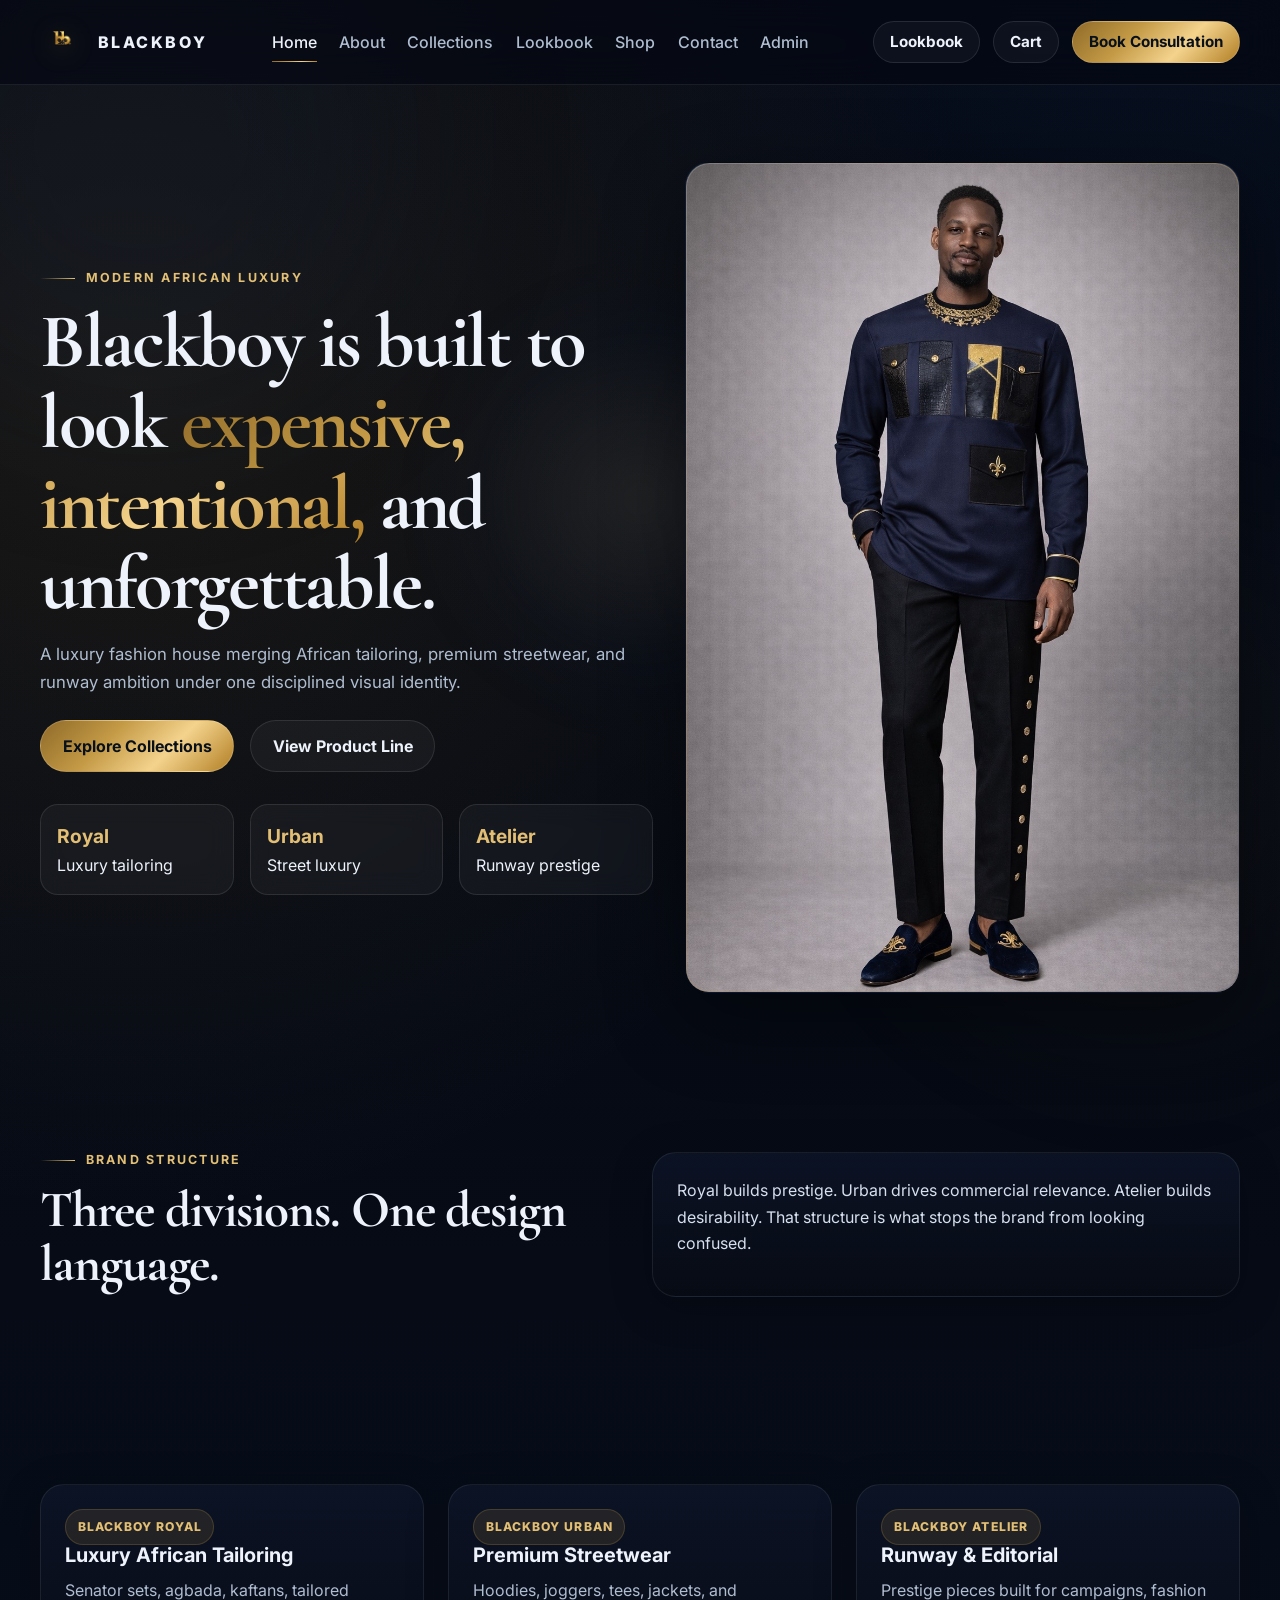
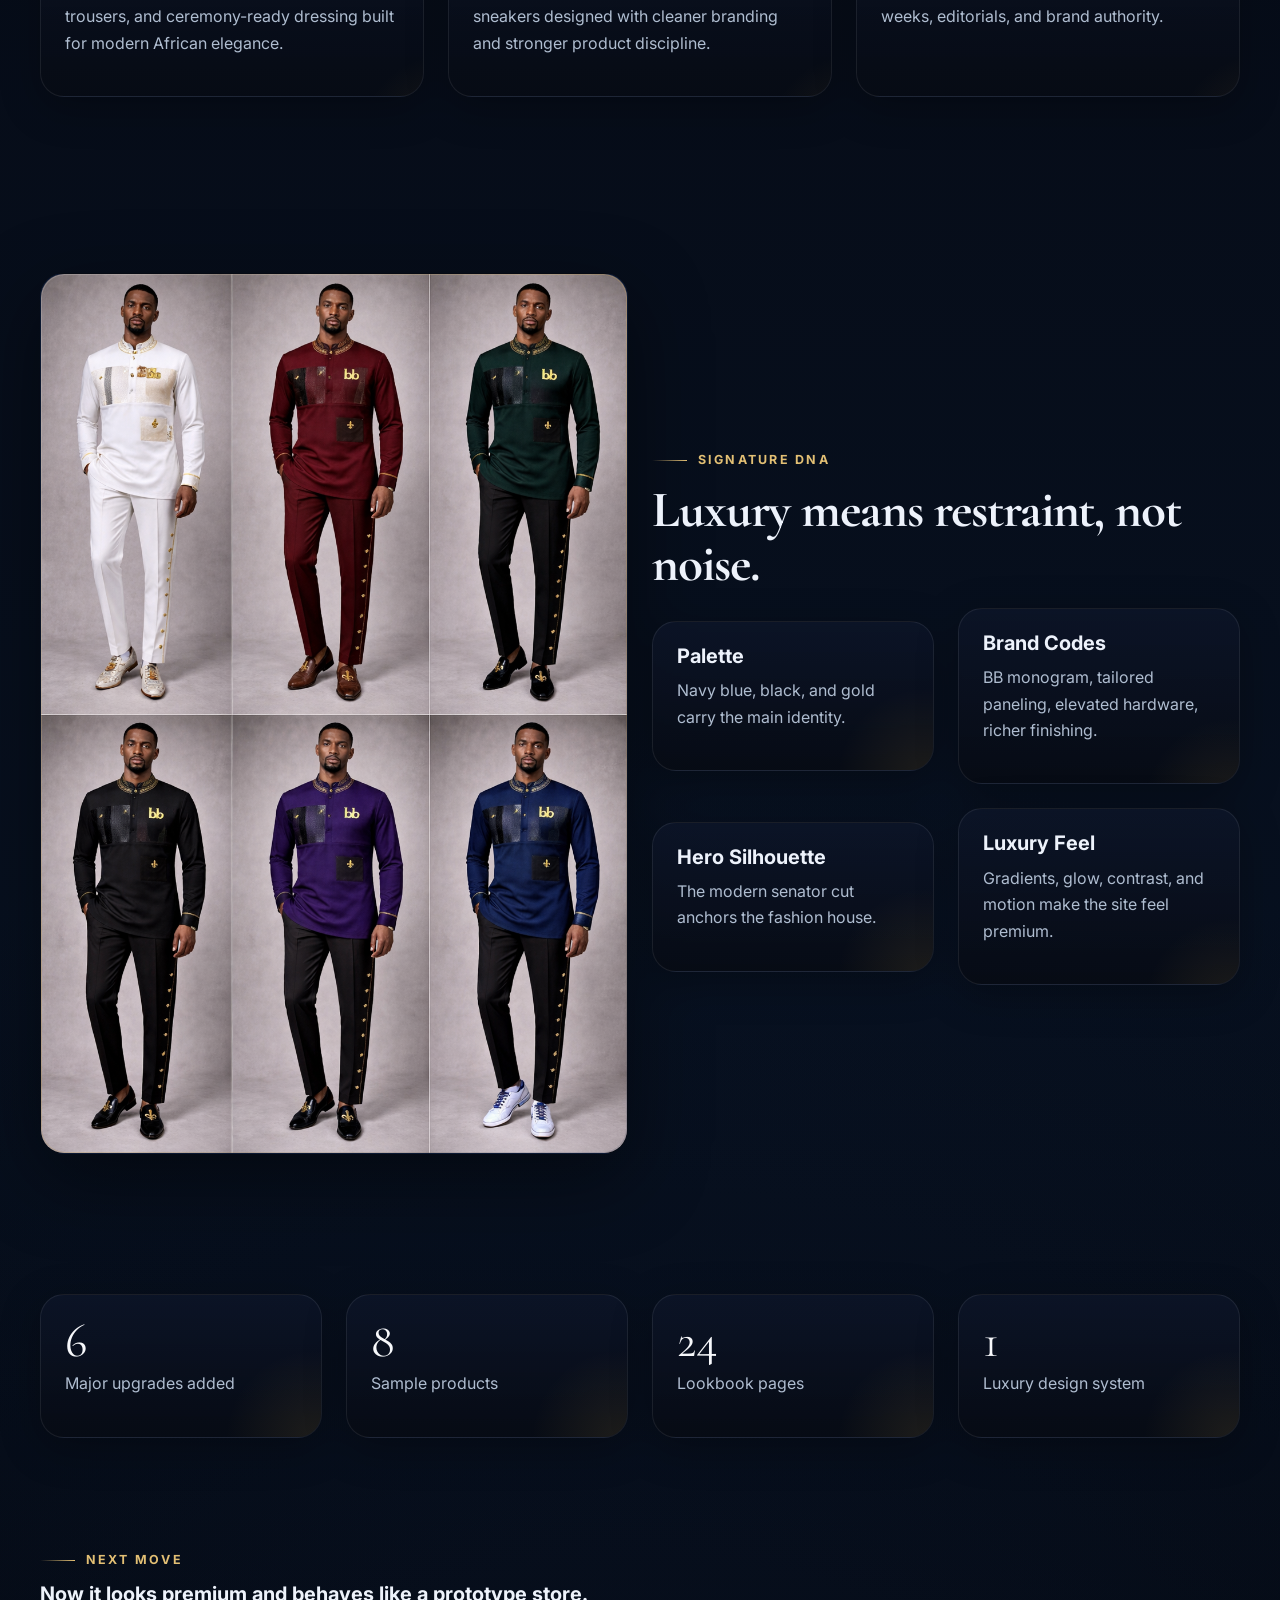
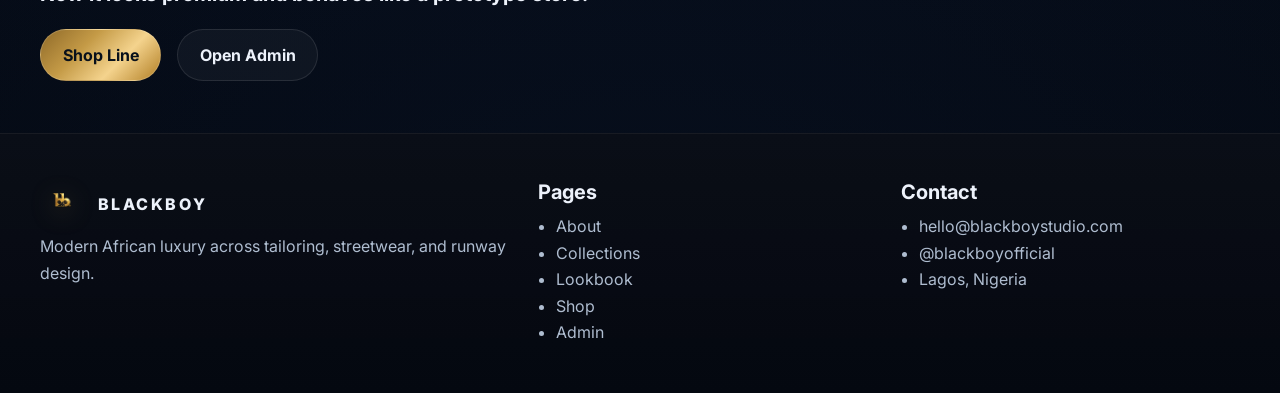
<file: index.html>
<!DOCTYPE html>
<html lang="en">
<head>
  <meta charset="UTF-8" />
  <meta name="viewport" content="width=device-width, initial-scale=1.0" />
  <meta name="description" content="Blackboy luxury fashion house website with premium styling, shop prototype, and brand pages." />
  <meta property="og:title" content="Blackboy — Luxury Fashion House" />
  <meta property="og:description" content="Blackboy luxury fashion house website with premium styling, shop prototype, and brand pages." />
  <meta property="og:type" content="website" />
  <meta property="og:image" content="assets/images/hero.jpg" />
  <meta name="twitter:card" content="summary_large_image" />
  <meta name="theme-color" content="#07101f" />
  <title>Blackboy — Luxury Fashion House</title>
  <link rel="preconnect" href="https://fonts.googleapis.com">
  <link rel="preconnect" href="https://fonts.gstatic.com" crossorigin>
  <link href="https://fonts.googleapis.com/css2?family=Cormorant+Garamond:wght@500;600;700&family=Inter:wght@400;500;600;700;800&display=swap" rel="stylesheet">
  <link rel="stylesheet" href="assets/css/styles.css" />
</head>
<body>
  <header class="site-header">
    <div class="container nav-wrap">
      <a class="brand" href="index.html">
        <img src="assets/images/logo.png" alt="Blackboy logo" class="brand-logo" />
        <span>BLACKBOY</span>
      </a>

      <button class="menu-toggle" aria-expanded="false" aria-controls="site-nav" aria-label="Open menu">
        <span></span><span></span><span></span>
      </button>

      <nav id="site-nav" class="site-nav">
        <a class="active" href="index.html">Home</a>
        <a class="" href="about.html">About</a>
        <a class="" href="collections.html">Collections</a>
        <a class="" href="lookbook.html">Lookbook</a>
        <a class="" href="shop.html">Shop</a>
        <a class="" href="contact.html">Contact</a>
        <a class="" href="admin/index.html">Admin</a>
      </nav>

      <div class="nav-actions">
        <a class="btn btn-dark btn-sm" href="lookbook.html">Lookbook</a>
        <a class="btn btn-dark btn-sm cart-link" href="cart.html">Cart <span class="cart-count">0</span></a>
        <a class="btn btn-gold btn-sm" href="contact.html">Book Consultation</a>
      </div>
    </div>
  </header>

  
<main>
  <section class="hero">
    <div class="container hero-grid">
      <div class="hero-copy reveal">
        <p class="eyebrow">Modern African Luxury</p>
        <h1>Blackboy is built to look <span class="gold-text">expensive, intentional,</span> and unforgettable.</h1>
        <p class="hero-text">
          A luxury fashion house merging African tailoring, premium streetwear, and runway ambition under one disciplined visual identity.
        </p>
        <div class="hero-actions">
          <a class="btn btn-gold" href="collections.html">Explore Collections</a>
          <a class="btn btn-dark" href="shop.html">View Product Line</a>
        </div>

        <div class="floating-stats">
          <div class="stat-pill"><strong>Royal</strong><span>Luxury tailoring</span></div>
          <div class="stat-pill"><strong>Urban</strong><span>Street luxury</span></div>
          <div class="stat-pill"><strong>Atelier</strong><span>Runway prestige</span></div>
        </div>
      </div>

      <div class="hero-card reveal">
        <img src="assets/images/hero.jpg" alt="Blackboy signature fit" />
      </div>
    </div>
  </section>

  <section class="section">
    <div class="container split">
      <div class="reveal">
        <p class="eyebrow">Brand Structure</p>
        <h2>Three divisions. One design language.</h2>
      </div>
      <div class="quote-card reveal">
        <p class="soft-text">
          Royal builds prestige. Urban drives commercial relevance. Atelier builds desirability.
          That structure is what stops the brand from looking confused.
        </p>
      </div>
    </div>
  </section>

  <section class="section">
    <div class="container grid-3">
      <article class="card reveal">
        <span class="badge">Blackboy Royal</span>
        <h3>Luxury African Tailoring</h3>
        <p>Senator sets, agbada, kaftans, tailored trousers, and ceremony-ready dressing built for modern African elegance.</p>
      </article>
      <article class="card reveal">
        <span class="badge">Blackboy Urban</span>
        <h3>Premium Streetwear</h3>
        <p>Hoodies, joggers, tees, jackets, and sneakers designed with cleaner branding and stronger product discipline.</p>
      </article>
      <article class="card reveal">
        <span class="badge">Blackboy Atelier</span>
        <h3>Runway & Editorial</h3>
        <p>Prestige pieces built for campaigns, fashion weeks, editorials, and brand authority.</p>
      </article>
    </div>
  </section>

  <section class="section">
    <div class="container feature-grid">
      <div class="panel-image reveal">
        <img src="assets/images/collection.png" alt="Blackboy collection" />
      </div>
      <div class="reveal">
        <p class="eyebrow">Signature DNA</p>
        <h2>Luxury means restraint, not noise.</h2>
        <div class="grid-2">
          <div class="detail-card">
            <h3>Palette</h3>
            <p>Navy blue, black, and gold carry the main identity.</p>
          </div>
          <div class="detail-card">
            <h3>Brand Codes</h3>
            <p>BB monogram, tailored paneling, elevated hardware, richer finishing.</p>
          </div>
          <div class="detail-card">
            <h3>Hero Silhouette</h3>
            <p>The modern senator cut anchors the fashion house.</p>
          </div>
          <div class="detail-card">
            <h3>Luxury Feel</h3>
            <p>Gradients, glow, contrast, and motion make the site feel premium.</p>
          </div>
        </div>
      </div>
    </div>
  </section>

  <section class="section-sm">
    <div class="container stats-row">
      <div class="stat-card reveal"><div class="kpi">6</div><p>Major upgrades added</p></div>
      <div class="stat-card reveal"><div class="kpi">8</div><p>Sample products</p></div>
      <div class="stat-card reveal"><div class="kpi">24</div><p>Lookbook pages</p></div>
      <div class="stat-card reveal"><div class="kpi">1</div><p>Luxury design system</p></div>
    </div>
  </section>

  <section class="section-sm">
    <div class="container cta-box reveal">
      <div>
        <p class="eyebrow">Next move</p>
        <h3>Now it looks premium and behaves like a prototype store.</h3>
      </div>
      <div class="stack-actions">
        <a class="btn btn-gold" href="shop.html">Shop Line</a>
        <a class="btn btn-dark" href="admin/index.html">Open Admin</a>
      </div>
    </div>
  </section>
</main>


  <footer class="site-footer">
    <div class="container footer-grid">
      <div class="reveal">
        <a class="brand" href="index.html">
          <img src="assets/images/logo.png" alt="Blackboy logo" class="brand-logo" />
          <span>BLACKBOY</span>
        </a>
        <p>Modern African luxury across tailoring, streetwear, and runway design.</p>
      </div>
      <div class="reveal">
        <h3>Pages</h3>
        <ul class="footer-list">
          <li><a href="about.html">About</a></li>
          <li><a href="collections.html">Collections</a></li>
          <li><a href="lookbook.html">Lookbook</a></li>
          <li><a href="shop.html">Shop</a></li>
          <li><a href="admin/index.html">Admin</a></li>
        </ul>
      </div>
      <div class="reveal">
        <h3>Contact</h3>
        <ul class="footer-list">
          <li>hello@blackboystudio.com</li>
          <li>@blackboyofficial</li>
          <li>Lagos, Nigeria</li>
        </ul>
      </div>
    </div>
  </footer>

  <script src="assets/js/products.js"></script>
  <script src="assets/js/script.js"></script>
</body>
</html>
</file>
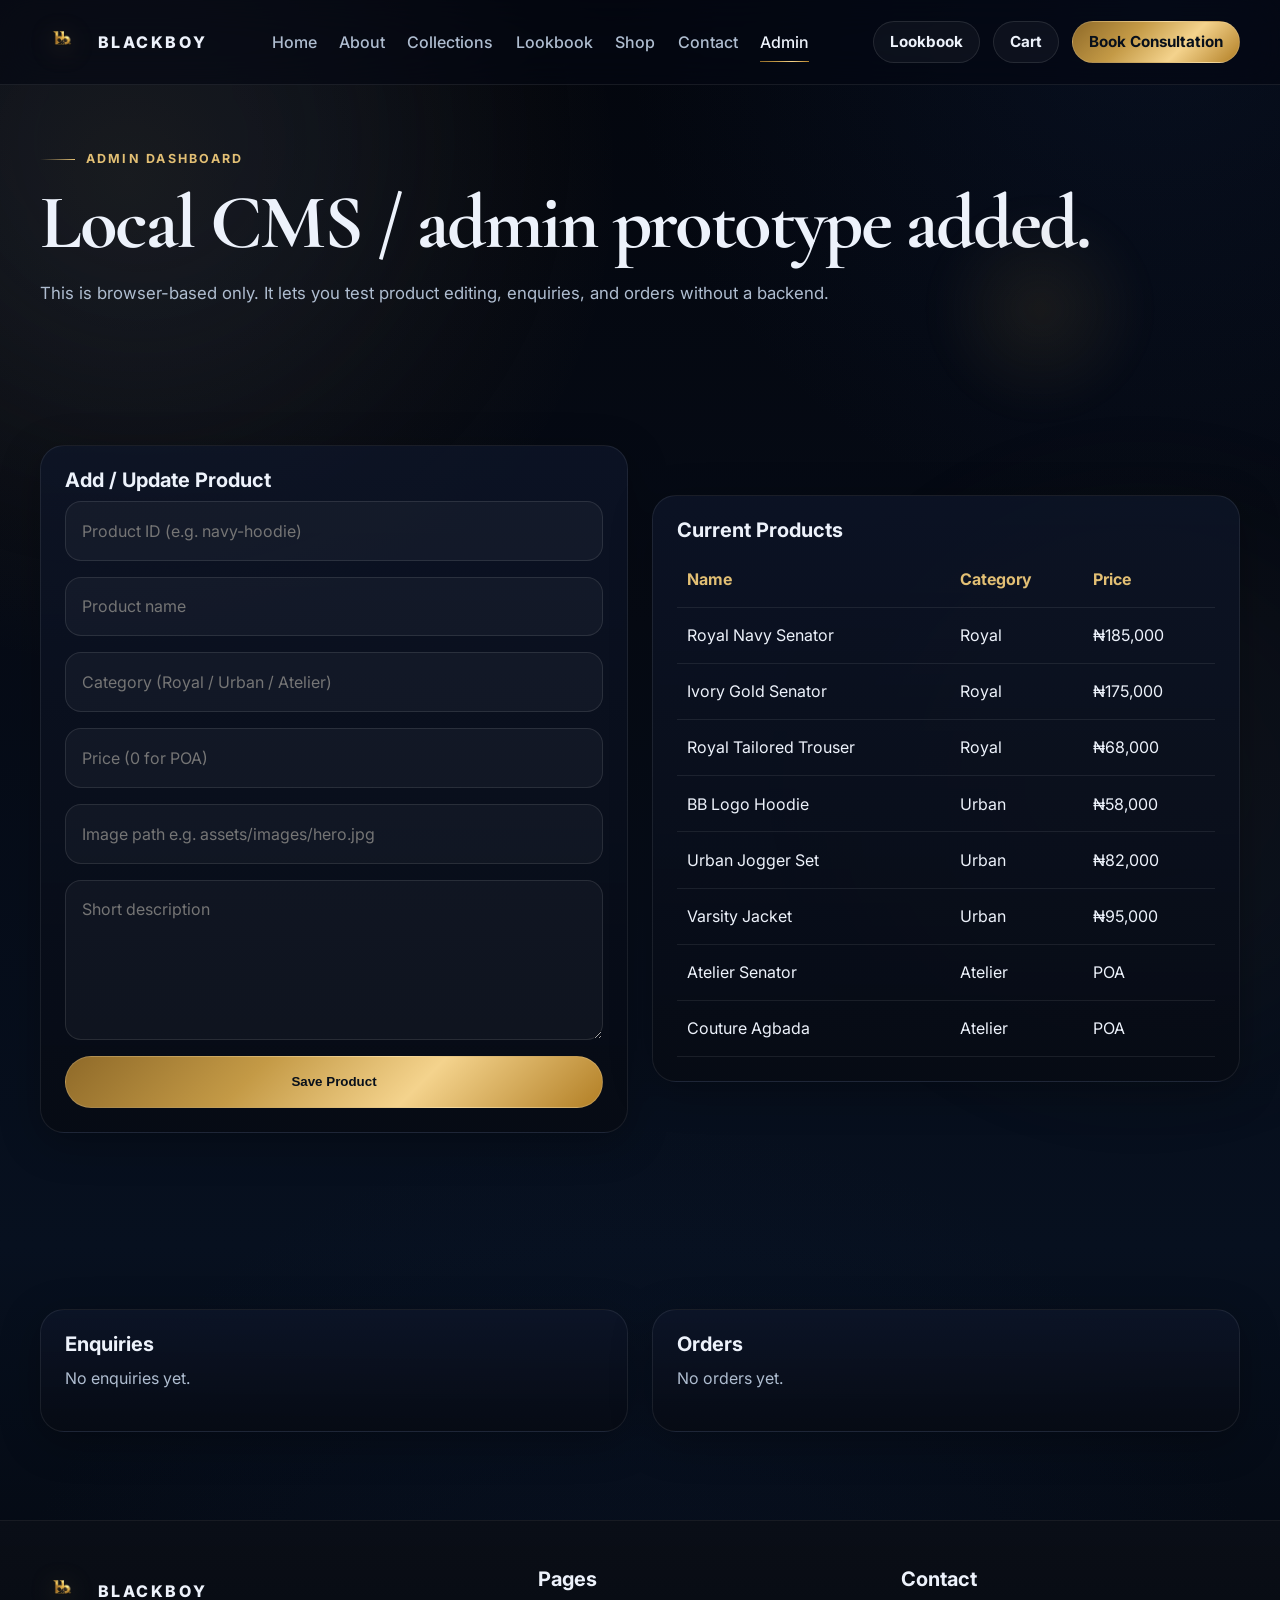
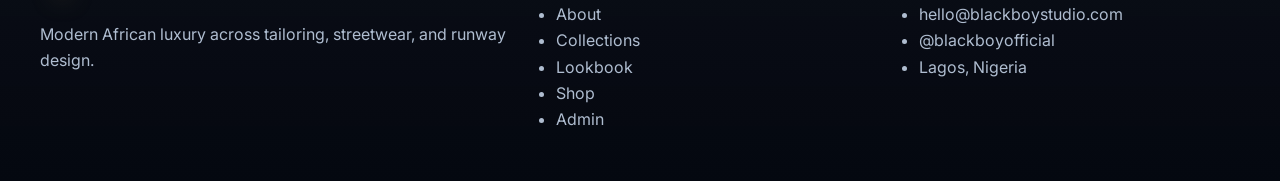
<file: admin/index.html>
<!DOCTYPE html>
<html lang="en">
<head>
  <meta charset="UTF-8" />
  <meta name="viewport" content="width=device-width, initial-scale=1.0" />
  <meta name="description" content="Blackboy local admin prototype." />
  <meta property="og:title" content="Blackboy — Admin" />
  <meta property="og:description" content="Blackboy local admin prototype." />
  <meta property="og:type" content="website" />
  <meta property="og:image" content="../assets/images/logo.png" />
  <meta name="twitter:card" content="summary_large_image" />
  <meta name="theme-color" content="#07101f" />
  <title>Blackboy — Admin</title>
  <link rel="preconnect" href="https://fonts.googleapis.com">
  <link rel="preconnect" href="https://fonts.gstatic.com" crossorigin>
  <link href="https://fonts.googleapis.com/css2?family=Cormorant+Garamond:wght@500;600;700&family=Inter:wght@400;500;600;700;800&display=swap" rel="stylesheet">
  <link rel="stylesheet" href="../assets/css/styles.css" />
</head>
<body>
  <header class="site-header">
    <div class="container nav-wrap">
      <a class="brand" href="../index.html">
        <img src="../assets/images/logo.png" alt="Blackboy logo" class="brand-logo" />
        <span>BLACKBOY</span>
      </a>

      <button class="menu-toggle" aria-expanded="false" aria-controls="site-nav" aria-label="Open menu">
        <span></span><span></span><span></span>
      </button>

      <nav id="site-nav" class="site-nav">
        <a class="" href="../index.html">Home</a>
        <a class="" href="../about.html">About</a>
        <a class="" href="../collections.html">Collections</a>
        <a class="" href="../lookbook.html">Lookbook</a>
        <a class="" href="../shop.html">Shop</a>
        <a class="" href="../contact.html">Contact</a>
        <a class="active" href="../admin/index.html">Admin</a>
      </nav>

      <div class="nav-actions">
        <a class="btn btn-dark btn-sm" href="../lookbook.html">Lookbook</a>
        <a class="btn btn-dark btn-sm cart-link" href="../cart.html">Cart <span class="cart-count">0</span></a>
        <a class="btn btn-gold btn-sm" href="../contact.html">Book Consultation</a>
      </div>
    </div>
  </header>

  
<main>
  <section class="page-hero">
    <div class="container reveal">
      <p class="eyebrow">Admin Dashboard</p>
      <h1>Local CMS / admin prototype added.</h1>
      <p class="lead">This is browser-based only. It lets you test product editing, enquiries, and orders without a backend.</p>
    </div>
  </section>

  <section class="section">
    <div class="container grid-2">
      <div class="card reveal">
        <h3>Add / Update Product</h3>
        <form class="form" id="productForm">
          <input class="input" type="text" name="id" placeholder="Product ID (e.g. navy-hoodie)" required />
          <input class="input" type="text" name="name" placeholder="Product name" required />
          <input class="input" type="text" name="category" placeholder="Category (Royal / Urban / Atelier)" required />
          <input class="input" type="number" name="price" placeholder="Price (0 for POA)" required />
          <input class="input" type="text" name="image" placeholder="Image path e.g. assets/images/hero.jpg" required />
          <textarea class="textarea" name="short" placeholder="Short description" required></textarea>
          <button class="btn btn-gold" type="submit">Save Product</button>
        </form>
      </div>

      <div class="card reveal">
        <h3>Current Products</h3>
        <div class="table-wrap">
          <table class="table">
            <thead><tr><th>Name</th><th>Category</th><th>Price</th></tr></thead>
            <tbody id="productsTable"></tbody>
          </table>
        </div>
      </div>
    </div>
  </section>

  <section class="section">
    <div class="container grid-2">
      <div class="card reveal">
        <h3>Enquiries</h3>
        <div id="enquiriesList"></div>
      </div>
      <div class="card reveal">
        <h3>Orders</h3>
        <div id="ordersList"></div>
      </div>
    </div>
  </section>
</main>
<script>
function renderAdmin() {
  const products = getProducts();
  const productsTable = document.getElementById('productsTable');
  productsTable.innerHTML = products.map(p => `<tr><td>${p.name}</td><td>${p.category}</td><td>${formatNaira(p.price)}</td></tr>`).join('');

  const enquiries = JSON.parse(localStorage.getItem('blackboyEnquiries') || '[]');
  const enquiriesList = document.getElementById('enquiriesList');
  enquiriesList.innerHTML = enquiries.length
    ? enquiries.map(e => `<div class="line-item" style="margin-bottom:1rem;"><strong>${e.name}</strong><p>${e.email}</p><p>${e.type}</p><p>${e.message}</p></div>`).join('')
    : '<p>No enquiries yet.</p>';

  const orders = JSON.parse(localStorage.getItem('blackboyOrders') || '[]');
  const ordersList = document.getElementById('ordersList');
  ordersList.innerHTML = orders.length
    ? orders.map(o => `<div class="line-item" style="margin-bottom:1rem;"><strong>${o.id}</strong><p>${o.customer}</p><p>${o.email}</p><p>${o.address}</p></div>`).join('')
    : '<p>No orders yet.</p>';
}

document.addEventListener('DOMContentLoaded', () => {
  renderAdmin();
  document.getElementById('productForm').addEventListener('submit', (e) => {
    e.preventDefault();
    const fd = new FormData(e.target);
    const products = getProducts();
    const product = {
      id: fd.get('id'),
      name: fd.get('name'),
      category: fd.get('category'),
      price: Number(fd.get('price')),
      image: fd.get('image'),
      short: fd.get('short'),
      description: fd.get('short'),
      features: ['Admin-created item'],
      sizes: ['S','M','L','XL']
    };
    const existingIndex = products.findIndex(p => p.id === product.id);
    if (existingIndex >= 0) products[existingIndex] = product;
    else products.push(product);
    saveProducts(products);
    e.target.reset();
    renderAdmin();
    alert('Product saved locally');
  });
});
</script>


  <footer class="site-footer">
    <div class="container footer-grid">
      <div class="reveal">
        <a class="brand" href="../index.html">
          <img src="../assets/images/logo.png" alt="Blackboy logo" class="brand-logo" />
          <span>BLACKBOY</span>
        </a>
        <p>Modern African luxury across tailoring, streetwear, and runway design.</p>
      </div>
      <div class="reveal">
        <h3>Pages</h3>
        <ul class="footer-list">
          <li><a href="../about.html">About</a></li>
          <li><a href="../collections.html">Collections</a></li>
          <li><a href="../lookbook.html">Lookbook</a></li>
          <li><a href="../shop.html">Shop</a></li>
          <li><a href="../admin/index.html">Admin</a></li>
        </ul>
      </div>
      <div class="reveal">
        <h3>Contact</h3>
        <ul class="footer-list">
          <li>hello@blackboystudio.com</li>
          <li>@blackboyofficial</li>
          <li>Lagos, Nigeria</li>
        </ul>
      </div>
    </div>
  </footer>

  <script src="../assets/js/products.js"></script>
  <script src="../assets/js/script.js"></script>
</body>
</html>
</file>
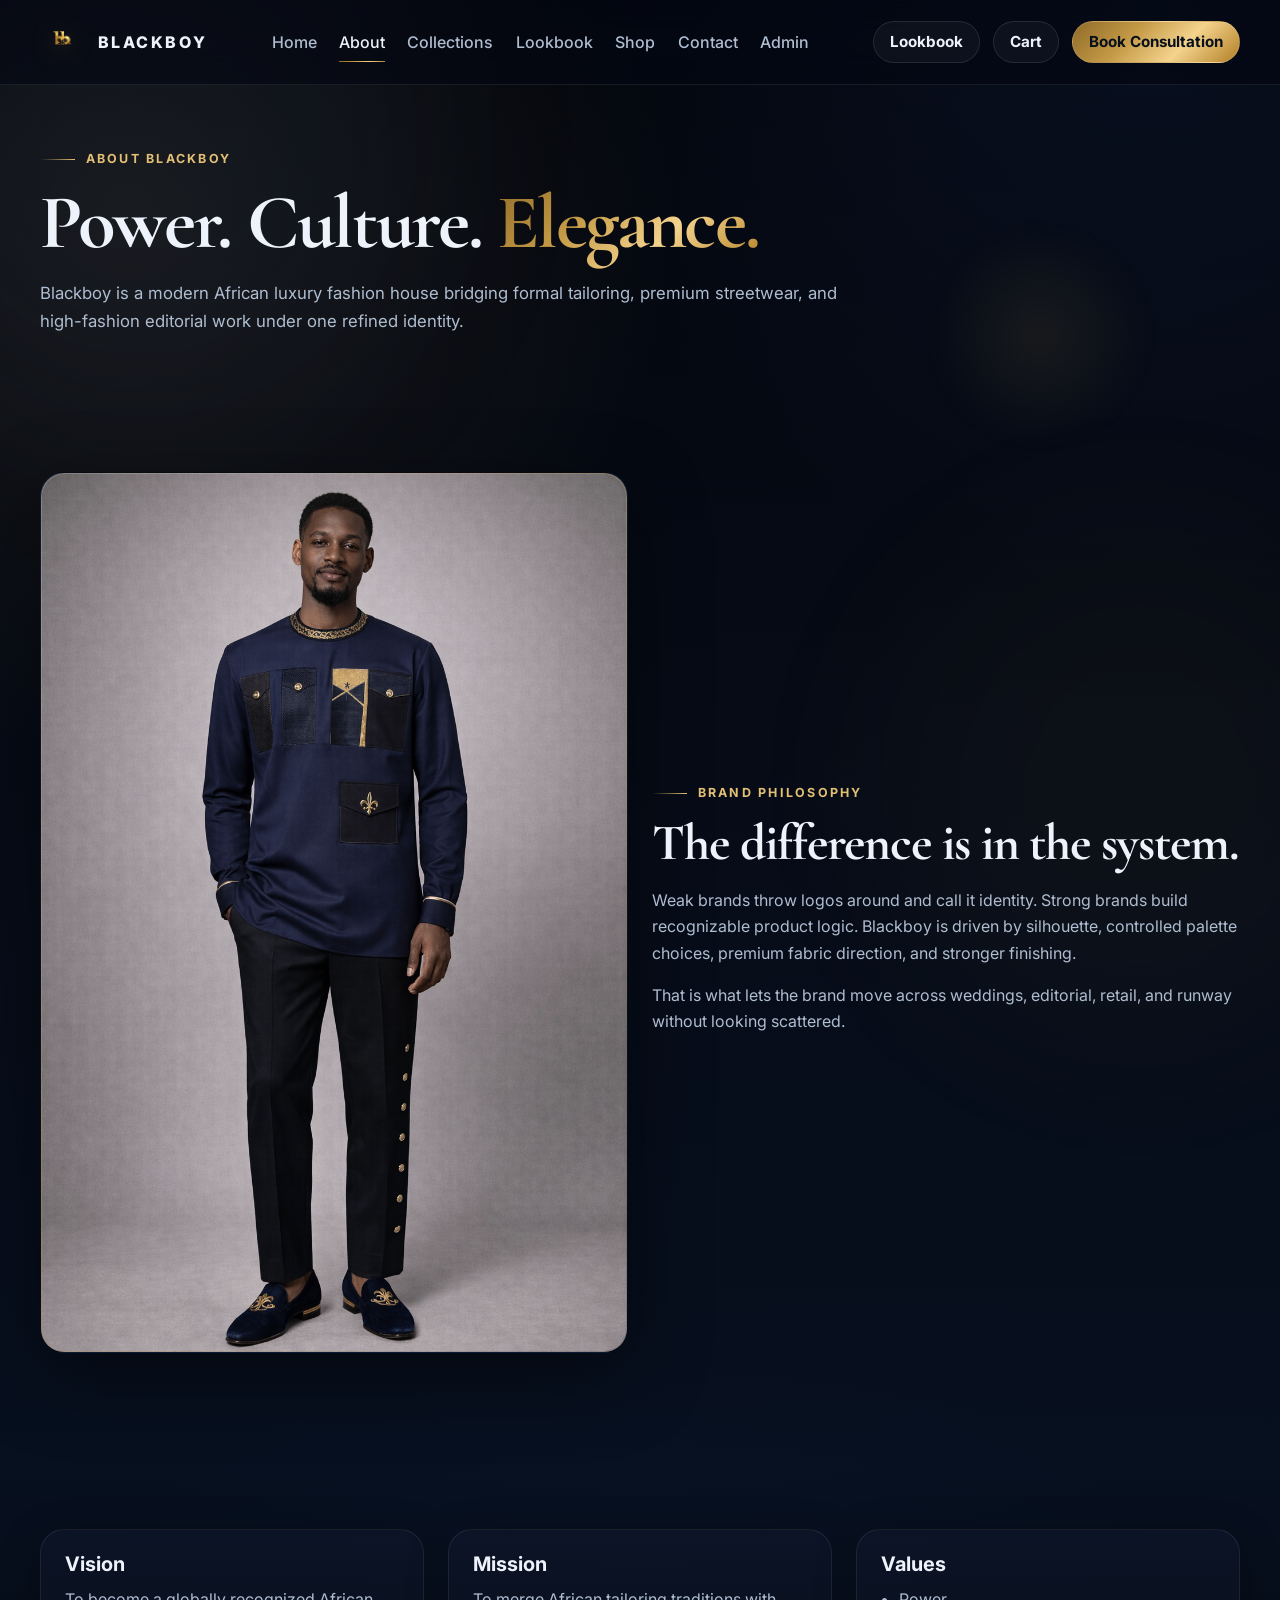
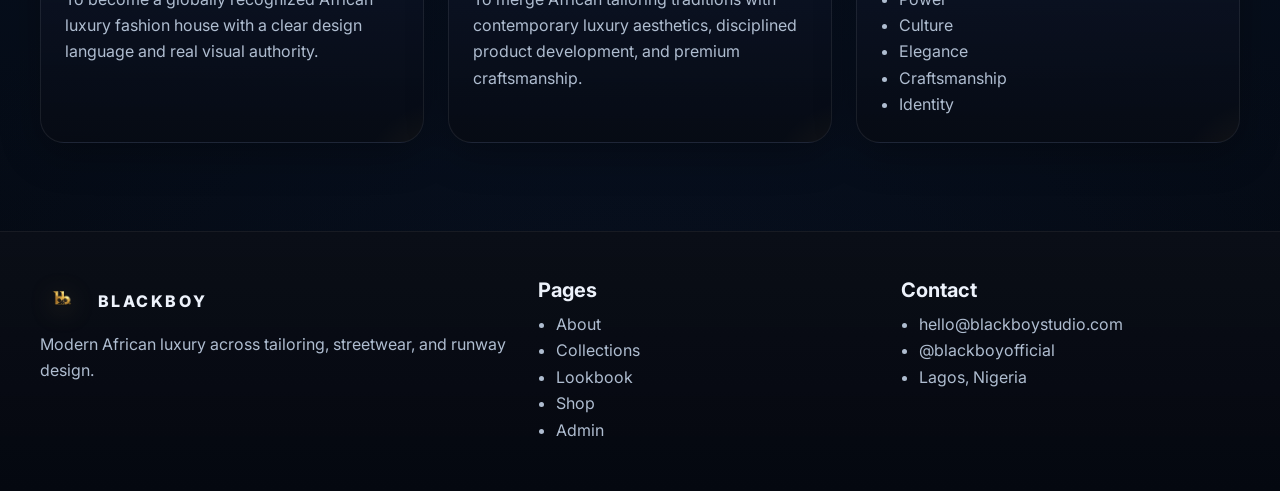
<file: about.html>
<!DOCTYPE html>
<html lang="en">
<head>
  <meta charset="UTF-8" />
  <meta name="viewport" content="width=device-width, initial-scale=1.0" />
  <meta name="description" content="About the Blackboy fashion house." />
  <meta property="og:title" content="Blackboy — About" />
  <meta property="og:description" content="About the Blackboy fashion house." />
  <meta property="og:type" content="website" />
  <meta property="og:image" content="assets/images/hero.jpg" />
  <meta name="twitter:card" content="summary_large_image" />
  <meta name="theme-color" content="#07101f" />
  <title>Blackboy — About</title>
  <link rel="preconnect" href="https://fonts.googleapis.com">
  <link rel="preconnect" href="https://fonts.gstatic.com" crossorigin>
  <link href="https://fonts.googleapis.com/css2?family=Cormorant+Garamond:wght@500;600;700&family=Inter:wght@400;500;600;700;800&display=swap" rel="stylesheet">
  <link rel="stylesheet" href="assets/css/styles.css" />
</head>
<body>
  <header class="site-header">
    <div class="container nav-wrap">
      <a class="brand" href="index.html">
        <img src="assets/images/logo.png" alt="Blackboy logo" class="brand-logo" />
        <span>BLACKBOY</span>
      </a>

      <button class="menu-toggle" aria-expanded="false" aria-controls="site-nav" aria-label="Open menu">
        <span></span><span></span><span></span>
      </button>

      <nav id="site-nav" class="site-nav">
        <a class="" href="index.html">Home</a>
        <a class="active" href="about.html">About</a>
        <a class="" href="collections.html">Collections</a>
        <a class="" href="lookbook.html">Lookbook</a>
        <a class="" href="shop.html">Shop</a>
        <a class="" href="contact.html">Contact</a>
        <a class="" href="admin/index.html">Admin</a>
      </nav>

      <div class="nav-actions">
        <a class="btn btn-dark btn-sm" href="lookbook.html">Lookbook</a>
        <a class="btn btn-dark btn-sm cart-link" href="cart.html">Cart <span class="cart-count">0</span></a>
        <a class="btn btn-gold btn-sm" href="contact.html">Book Consultation</a>
      </div>
    </div>
  </header>

  
<main>
  <section class="page-hero">
    <div class="container reveal">
      <p class="eyebrow">About Blackboy</p>
      <h1>Power. Culture. <span class="gold-text">Elegance.</span></h1>
      <p class="lead">
        Blackboy is a modern African luxury fashion house bridging formal tailoring, premium streetwear, and high-fashion editorial work under one refined identity.
      </p>
    </div>
  </section>

  <section class="section">
    <div class="container split">
      <div class="panel-image reveal">
        <img src="assets/images/fullfit.png" alt="Blackboy full fit" />
      </div>
      <div class="reveal">
        <p class="eyebrow">Brand Philosophy</p>
        <h2>The difference is in the system.</h2>
        <p>
          Weak brands throw logos around and call it identity. Strong brands build recognizable product logic.
          Blackboy is driven by silhouette, controlled palette choices, premium fabric direction, and stronger finishing.
        </p>
        <p>
          That is what lets the brand move across weddings, editorial, retail, and runway without looking scattered.
        </p>
      </div>
    </div>
  </section>

  <section class="section">
    <div class="container grid-3">
      <article class="card reveal">
        <h3>Vision</h3>
        <p>To become a globally recognized African luxury fashion house with a clear design language and real visual authority.</p>
      </article>
      <article class="card reveal">
        <h3>Mission</h3>
        <p>To merge African tailoring traditions with contemporary luxury aesthetics, disciplined product development, and premium craftsmanship.</p>
      </article>
      <article class="card reveal">
        <h3>Values</h3>
        <ul class="list">
          <li>Power</li>
          <li>Culture</li>
          <li>Elegance</li>
          <li>Craftsmanship</li>
          <li>Identity</li>
        </ul>
      </article>
    </div>
  </section>
</main>


  <footer class="site-footer">
    <div class="container footer-grid">
      <div class="reveal">
        <a class="brand" href="index.html">
          <img src="assets/images/logo.png" alt="Blackboy logo" class="brand-logo" />
          <span>BLACKBOY</span>
        </a>
        <p>Modern African luxury across tailoring, streetwear, and runway design.</p>
      </div>
      <div class="reveal">
        <h3>Pages</h3>
        <ul class="footer-list">
          <li><a href="about.html">About</a></li>
          <li><a href="collections.html">Collections</a></li>
          <li><a href="lookbook.html">Lookbook</a></li>
          <li><a href="shop.html">Shop</a></li>
          <li><a href="admin/index.html">Admin</a></li>
        </ul>
      </div>
      <div class="reveal">
        <h3>Contact</h3>
        <ul class="footer-list">
          <li>hello@blackboystudio.com</li>
          <li>@blackboyofficial</li>
          <li>Lagos, Nigeria</li>
        </ul>
      </div>
    </div>
  </footer>

  <script src="assets/js/products.js"></script>
  <script src="assets/js/script.js"></script>
</body>
</html>
</file>
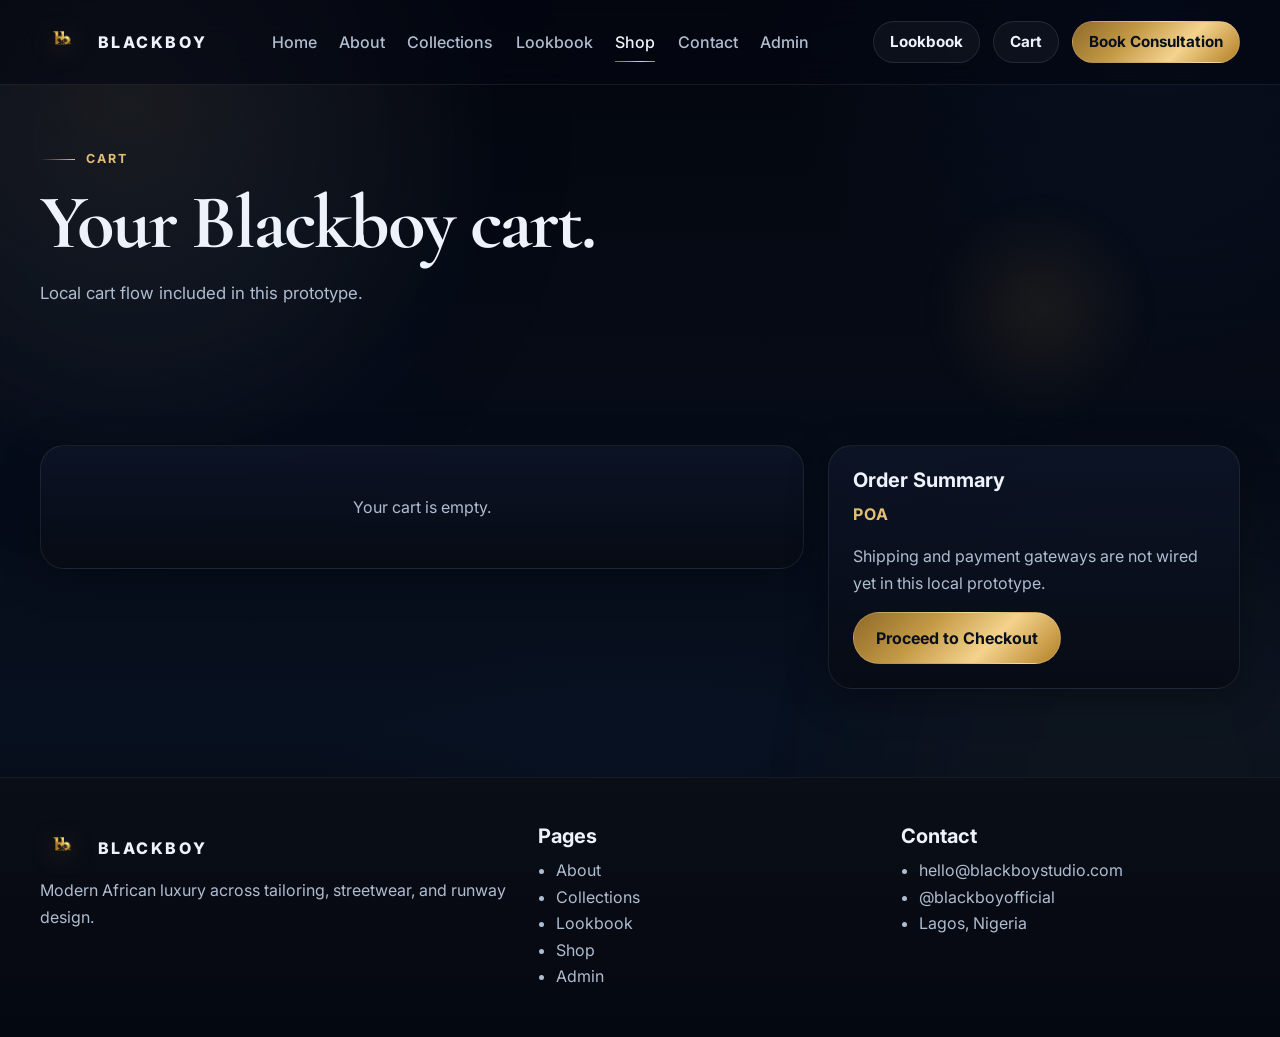
<file: cart.html>
<!DOCTYPE html>
<html lang="en">
<head>
  <meta charset="UTF-8" />
  <meta name="viewport" content="width=device-width, initial-scale=1.0" />
  <meta name="description" content="Blackboy cart page." />
  <meta property="og:title" content="Blackboy — Cart" />
  <meta property="og:description" content="Blackboy cart page." />
  <meta property="og:type" content="website" />
  <meta property="og:image" content="assets/images/hero.jpg" />
  <meta name="twitter:card" content="summary_large_image" />
  <meta name="theme-color" content="#07101f" />
  <title>Blackboy — Cart</title>
  <link rel="preconnect" href="https://fonts.googleapis.com">
  <link rel="preconnect" href="https://fonts.gstatic.com" crossorigin>
  <link href="https://fonts.googleapis.com/css2?family=Cormorant+Garamond:wght@500;600;700&family=Inter:wght@400;500;600;700;800&display=swap" rel="stylesheet">
  <link rel="stylesheet" href="assets/css/styles.css" />
</head>
<body>
  <header class="site-header">
    <div class="container nav-wrap">
      <a class="brand" href="index.html">
        <img src="assets/images/logo.png" alt="Blackboy logo" class="brand-logo" />
        <span>BLACKBOY</span>
      </a>

      <button class="menu-toggle" aria-expanded="false" aria-controls="site-nav" aria-label="Open menu">
        <span></span><span></span><span></span>
      </button>

      <nav id="site-nav" class="site-nav">
        <a class="" href="index.html">Home</a>
        <a class="" href="about.html">About</a>
        <a class="" href="collections.html">Collections</a>
        <a class="" href="lookbook.html">Lookbook</a>
        <a class="active" href="shop.html">Shop</a>
        <a class="" href="contact.html">Contact</a>
        <a class="" href="admin/index.html">Admin</a>
      </nav>

      <div class="nav-actions">
        <a class="btn btn-dark btn-sm" href="lookbook.html">Lookbook</a>
        <a class="btn btn-dark btn-sm cart-link" href="cart.html">Cart <span class="cart-count">0</span></a>
        <a class="btn btn-gold btn-sm" href="contact.html">Book Consultation</a>
      </div>
    </div>
  </header>

  
<main>
  <section class="page-hero">
    <div class="container reveal">
      <p class="eyebrow">Cart</p>
      <h1>Your Blackboy cart.</h1>
      <p class="lead">Local cart flow included in this prototype.</p>
    </div>
  </section>

  <section class="section">
    <div class="container cart-layout">
      <div id="cartItems"></div>
      <aside class="card cart-summary">
        <h3>Order Summary</h3>
        <p id="cartSubtotal" class="price">₦0</p>
        <p>Shipping and payment gateways are not wired yet in this local prototype.</p>
        <a class="btn btn-gold" href="checkout.html">Proceed to Checkout</a>
      </aside>
    </div>
  </section>
</main>
<script>
function removeFromCart(id, size) {
  const cart = getCart().filter(item => !(item.id === id && item.size === size));
  saveCart(cart);
  renderCart();
}
function renderCart() {
  const cart = getCart();
  const wrap = document.getElementById('cartItems');
  const subtotalEl = document.getElementById('cartSubtotal');
  if (!cart.length) {
    wrap.innerHTML = '<div class="card empty-state">Your cart is empty.</div>';
    subtotalEl.textContent = formatNaira(0);
    return;
  }
  let subtotal = 0;
  wrap.innerHTML = cart.map(item => {
    subtotal += (item.price || 0) * item.quantity;
    return `
      <div class="line-item" style="display:grid;grid-template-columns:110px 1fr auto;gap:1rem;align-items:center;margin-bottom:1rem;">
        <img src="${item.image}" alt="${item.name}" style="border-radius:18px;height:110px;object-fit:cover;width:110px;">
        <div>
          <h3 style="margin-bottom:.3rem;">${item.name}</h3>
          <p>Qty: ${item.quantity} ${item.size ? '· Size: ' + item.size : ''}</p>
          <p class="price">${formatNaira(item.price)}</p>
        </div>
        <button class="btn btn-dark btn-sm" onclick="removeFromCart('${item.id}', '${item.size || ''}')">Remove</button>
      </div>`;
  }).join('');
  subtotalEl.textContent = formatNaira(subtotal);
}
document.addEventListener('DOMContentLoaded', renderCart);
</script>


  <footer class="site-footer">
    <div class="container footer-grid">
      <div class="reveal">
        <a class="brand" href="index.html">
          <img src="assets/images/logo.png" alt="Blackboy logo" class="brand-logo" />
          <span>BLACKBOY</span>
        </a>
        <p>Modern African luxury across tailoring, streetwear, and runway design.</p>
      </div>
      <div class="reveal">
        <h3>Pages</h3>
        <ul class="footer-list">
          <li><a href="about.html">About</a></li>
          <li><a href="collections.html">Collections</a></li>
          <li><a href="lookbook.html">Lookbook</a></li>
          <li><a href="shop.html">Shop</a></li>
          <li><a href="admin/index.html">Admin</a></li>
        </ul>
      </div>
      <div class="reveal">
        <h3>Contact</h3>
        <ul class="footer-list">
          <li>hello@blackboystudio.com</li>
          <li>@blackboyofficial</li>
          <li>Lagos, Nigeria</li>
        </ul>
      </div>
    </div>
  </footer>

  <script src="assets/js/products.js"></script>
  <script src="assets/js/script.js"></script>
</body>
</html>
</file>
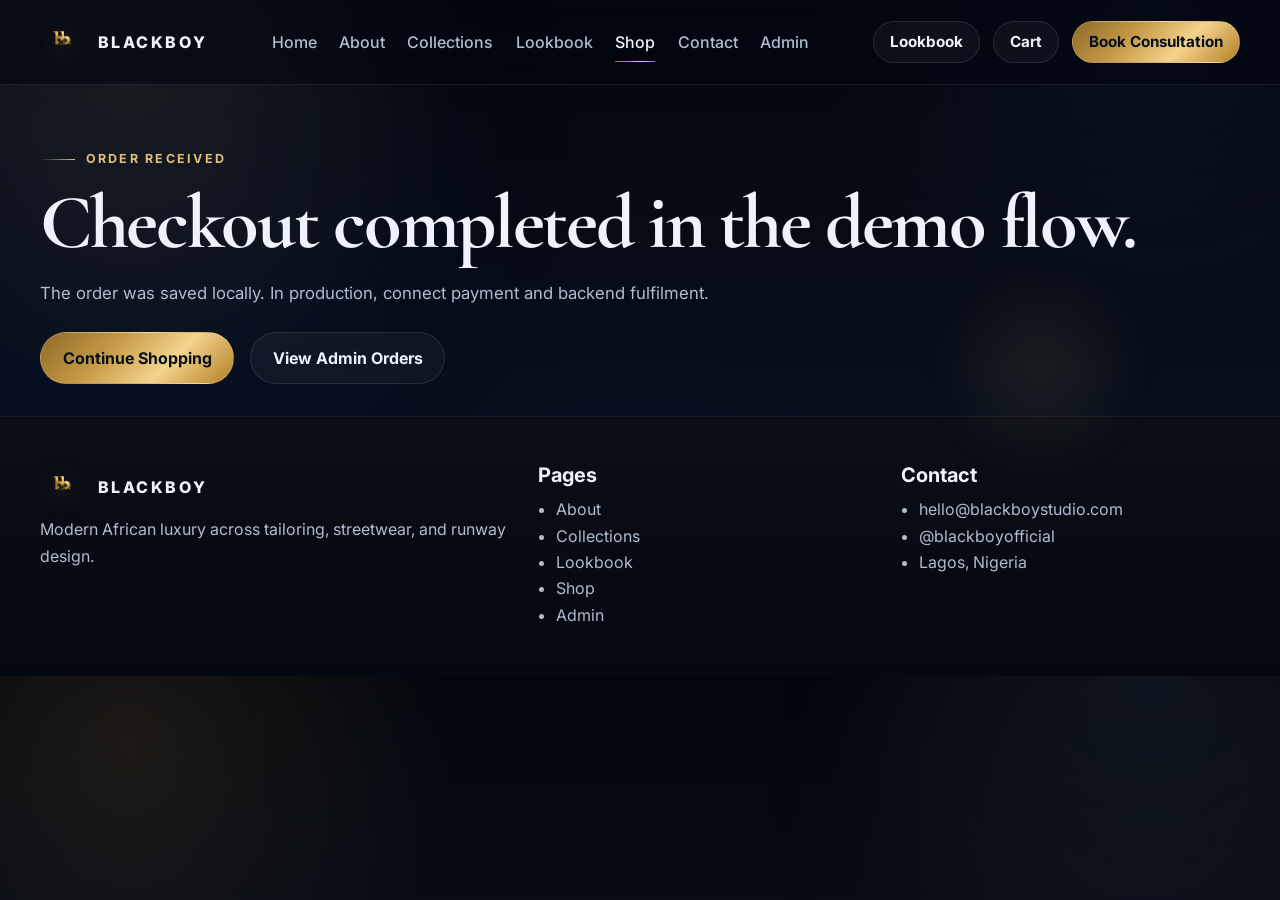
<file: checkout-success.html>
<!DOCTYPE html>
<html lang="en">
<head>
  <meta charset="UTF-8" />
  <meta name="viewport" content="width=device-width, initial-scale=1.0" />
  <meta name="description" content="Blackboy checkout success." />
  <meta property="og:title" content="Blackboy — Checkout Success" />
  <meta property="og:description" content="Blackboy checkout success." />
  <meta property="og:type" content="website" />
  <meta property="og:image" content="assets/images/hero.jpg" />
  <meta name="twitter:card" content="summary_large_image" />
  <meta name="theme-color" content="#07101f" />
  <title>Blackboy — Checkout Success</title>
  <link rel="preconnect" href="https://fonts.googleapis.com">
  <link rel="preconnect" href="https://fonts.gstatic.com" crossorigin>
  <link href="https://fonts.googleapis.com/css2?family=Cormorant+Garamond:wght@500;600;700&family=Inter:wght@400;500;600;700;800&display=swap" rel="stylesheet">
  <link rel="stylesheet" href="assets/css/styles.css" />
</head>
<body>
  <header class="site-header">
    <div class="container nav-wrap">
      <a class="brand" href="index.html">
        <img src="assets/images/logo.png" alt="Blackboy logo" class="brand-logo" />
        <span>BLACKBOY</span>
      </a>

      <button class="menu-toggle" aria-expanded="false" aria-controls="site-nav" aria-label="Open menu">
        <span></span><span></span><span></span>
      </button>

      <nav id="site-nav" class="site-nav">
        <a class="" href="index.html">Home</a>
        <a class="" href="about.html">About</a>
        <a class="" href="collections.html">Collections</a>
        <a class="" href="lookbook.html">Lookbook</a>
        <a class="active" href="shop.html">Shop</a>
        <a class="" href="contact.html">Contact</a>
        <a class="" href="admin/index.html">Admin</a>
      </nav>

      <div class="nav-actions">
        <a class="btn btn-dark btn-sm" href="lookbook.html">Lookbook</a>
        <a class="btn btn-dark btn-sm cart-link" href="cart.html">Cart <span class="cart-count">0</span></a>
        <a class="btn btn-gold btn-sm" href="contact.html">Book Consultation</a>
      </div>
    </div>
  </header>

  
<main>
  <section class="page-hero">
    <div class="container reveal">
      <p class="eyebrow">Order Received</p>
      <h1>Checkout completed in the demo flow.</h1>
      <p class="lead">The order was saved locally. In production, connect payment and backend fulfilment.</p>
      <div class="stack-actions">
        <a class="btn btn-gold" href="shop.html">Continue Shopping</a>
        <a class="btn btn-dark" href="admin/index.html">View Admin Orders</a>
      </div>
    </div>
  </section>
</main>


  <footer class="site-footer">
    <div class="container footer-grid">
      <div class="reveal">
        <a class="brand" href="index.html">
          <img src="assets/images/logo.png" alt="Blackboy logo" class="brand-logo" />
          <span>BLACKBOY</span>
        </a>
        <p>Modern African luxury across tailoring, streetwear, and runway design.</p>
      </div>
      <div class="reveal">
        <h3>Pages</h3>
        <ul class="footer-list">
          <li><a href="about.html">About</a></li>
          <li><a href="collections.html">Collections</a></li>
          <li><a href="lookbook.html">Lookbook</a></li>
          <li><a href="shop.html">Shop</a></li>
          <li><a href="admin/index.html">Admin</a></li>
        </ul>
      </div>
      <div class="reveal">
        <h3>Contact</h3>
        <ul class="footer-list">
          <li>hello@blackboystudio.com</li>
          <li>@blackboyofficial</li>
          <li>Lagos, Nigeria</li>
        </ul>
      </div>
    </div>
  </footer>

  <script src="assets/js/products.js"></script>
  <script src="assets/js/script.js"></script>
</body>
</html>
</file>
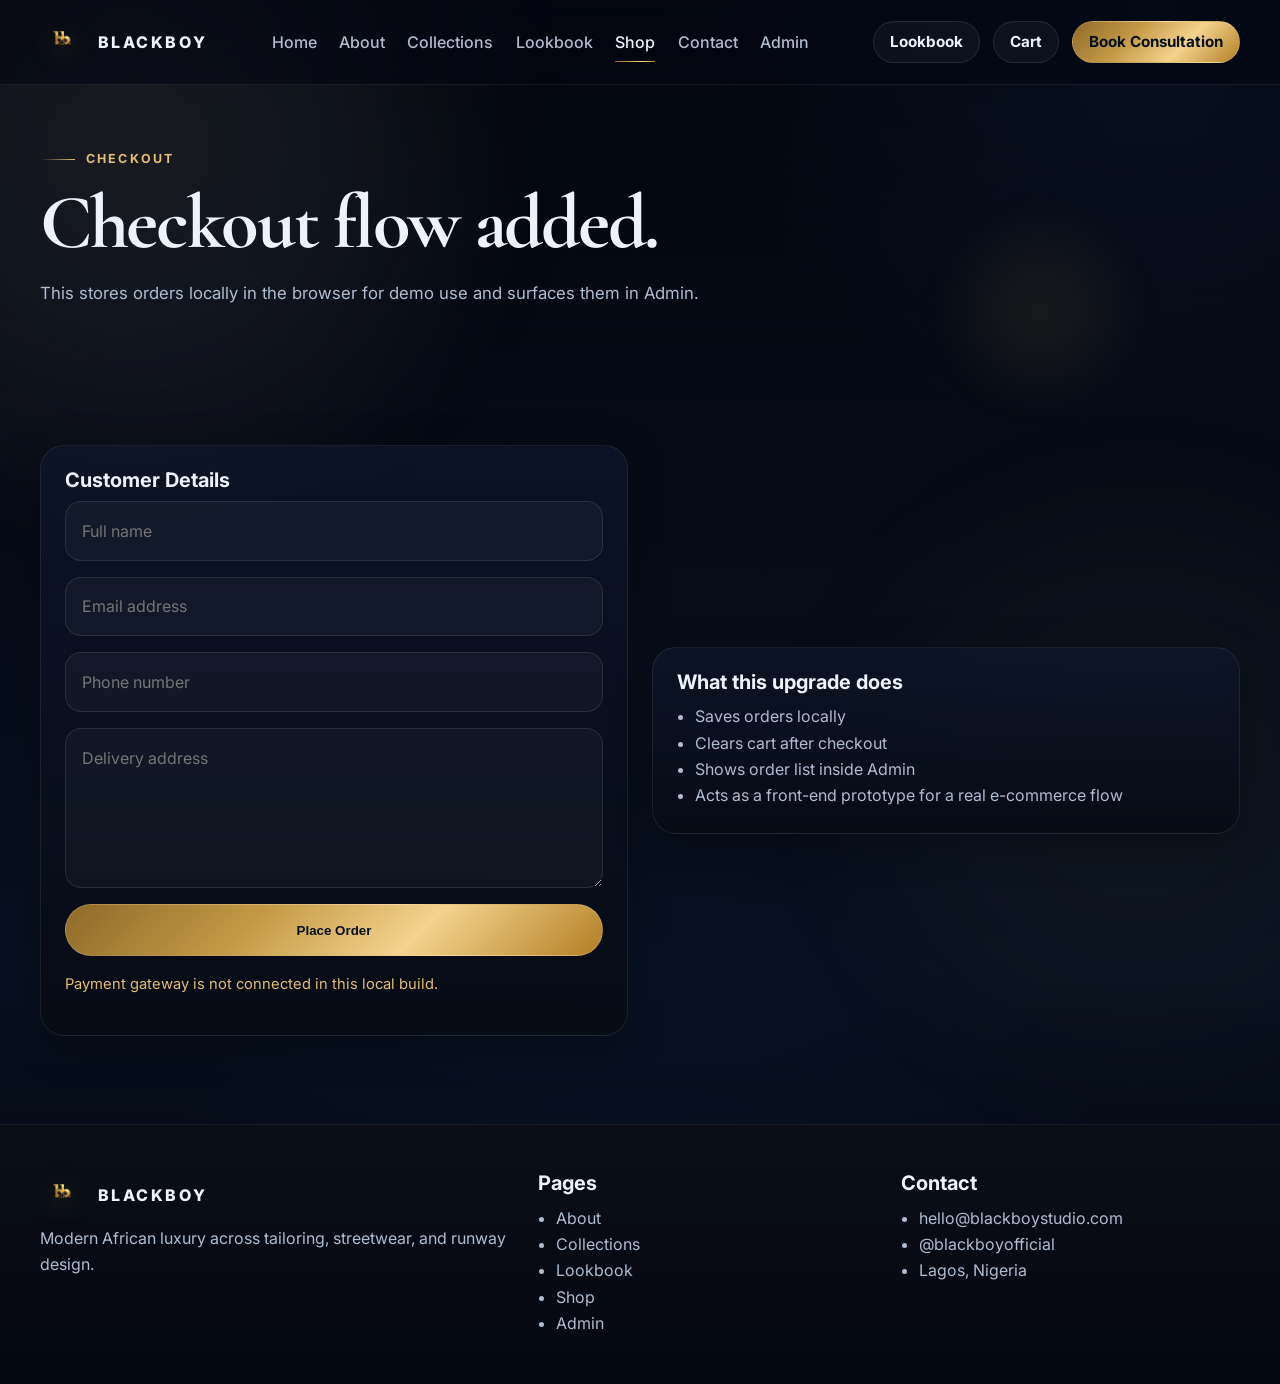
<file: checkout.html>
<!DOCTYPE html>
<html lang="en">
<head>
  <meta charset="UTF-8" />
  <meta name="viewport" content="width=device-width, initial-scale=1.0" />
  <meta name="description" content="Blackboy checkout prototype." />
  <meta property="og:title" content="Blackboy — Checkout" />
  <meta property="og:description" content="Blackboy checkout prototype." />
  <meta property="og:type" content="website" />
  <meta property="og:image" content="assets/images/hero.jpg" />
  <meta name="twitter:card" content="summary_large_image" />
  <meta name="theme-color" content="#07101f" />
  <title>Blackboy — Checkout</title>
  <link rel="preconnect" href="https://fonts.googleapis.com">
  <link rel="preconnect" href="https://fonts.gstatic.com" crossorigin>
  <link href="https://fonts.googleapis.com/css2?family=Cormorant+Garamond:wght@500;600;700&family=Inter:wght@400;500;600;700;800&display=swap" rel="stylesheet">
  <link rel="stylesheet" href="assets/css/styles.css" />
</head>
<body>
  <header class="site-header">
    <div class="container nav-wrap">
      <a class="brand" href="index.html">
        <img src="assets/images/logo.png" alt="Blackboy logo" class="brand-logo" />
        <span>BLACKBOY</span>
      </a>

      <button class="menu-toggle" aria-expanded="false" aria-controls="site-nav" aria-label="Open menu">
        <span></span><span></span><span></span>
      </button>

      <nav id="site-nav" class="site-nav">
        <a class="" href="index.html">Home</a>
        <a class="" href="about.html">About</a>
        <a class="" href="collections.html">Collections</a>
        <a class="" href="lookbook.html">Lookbook</a>
        <a class="active" href="shop.html">Shop</a>
        <a class="" href="contact.html">Contact</a>
        <a class="" href="admin/index.html">Admin</a>
      </nav>

      <div class="nav-actions">
        <a class="btn btn-dark btn-sm" href="lookbook.html">Lookbook</a>
        <a class="btn btn-dark btn-sm cart-link" href="cart.html">Cart <span class="cart-count">0</span></a>
        <a class="btn btn-gold btn-sm" href="contact.html">Book Consultation</a>
      </div>
    </div>
  </header>

  
<main>
  <section class="page-hero">
    <div class="container reveal">
      <p class="eyebrow">Checkout</p>
      <h1>Checkout flow added.</h1>
      <p class="lead">This stores orders locally in the browser for demo use and surfaces them in Admin.</p>
    </div>
  </section>

  <section class="section">
    <div class="container split">
      <div class="card reveal">
        <h3>Customer Details</h3>
        <form class="form" id="checkoutForm">
          <input class="input" type="text" name="fullName" placeholder="Full name" required />
          <input class="input" type="email" name="email" placeholder="Email address" required />
          <input class="input" type="text" name="phone" placeholder="Phone number" required />
          <textarea class="textarea" name="address" placeholder="Delivery address" required></textarea>
          <button class="btn btn-gold" type="submit">Place Order</button>
          <p class="form-note">Payment gateway is not connected in this local build.</p>
        </form>
      </div>
      <div class="card reveal">
        <h3>What this upgrade does</h3>
        <ul class="list">
          <li>Saves orders locally</li>
          <li>Clears cart after checkout</li>
          <li>Shows order list inside Admin</li>
          <li>Acts as a front-end prototype for a real e-commerce flow</li>
        </ul>
      </div>
    </div>
  </section>
</main>


  <footer class="site-footer">
    <div class="container footer-grid">
      <div class="reveal">
        <a class="brand" href="index.html">
          <img src="assets/images/logo.png" alt="Blackboy logo" class="brand-logo" />
          <span>BLACKBOY</span>
        </a>
        <p>Modern African luxury across tailoring, streetwear, and runway design.</p>
      </div>
      <div class="reveal">
        <h3>Pages</h3>
        <ul class="footer-list">
          <li><a href="about.html">About</a></li>
          <li><a href="collections.html">Collections</a></li>
          <li><a href="lookbook.html">Lookbook</a></li>
          <li><a href="shop.html">Shop</a></li>
          <li><a href="admin/index.html">Admin</a></li>
        </ul>
      </div>
      <div class="reveal">
        <h3>Contact</h3>
        <ul class="footer-list">
          <li>hello@blackboystudio.com</li>
          <li>@blackboyofficial</li>
          <li>Lagos, Nigeria</li>
        </ul>
      </div>
    </div>
  </footer>

  <script src="assets/js/products.js"></script>
  <script src="assets/js/script.js"></script>
</body>
</html>
</file>
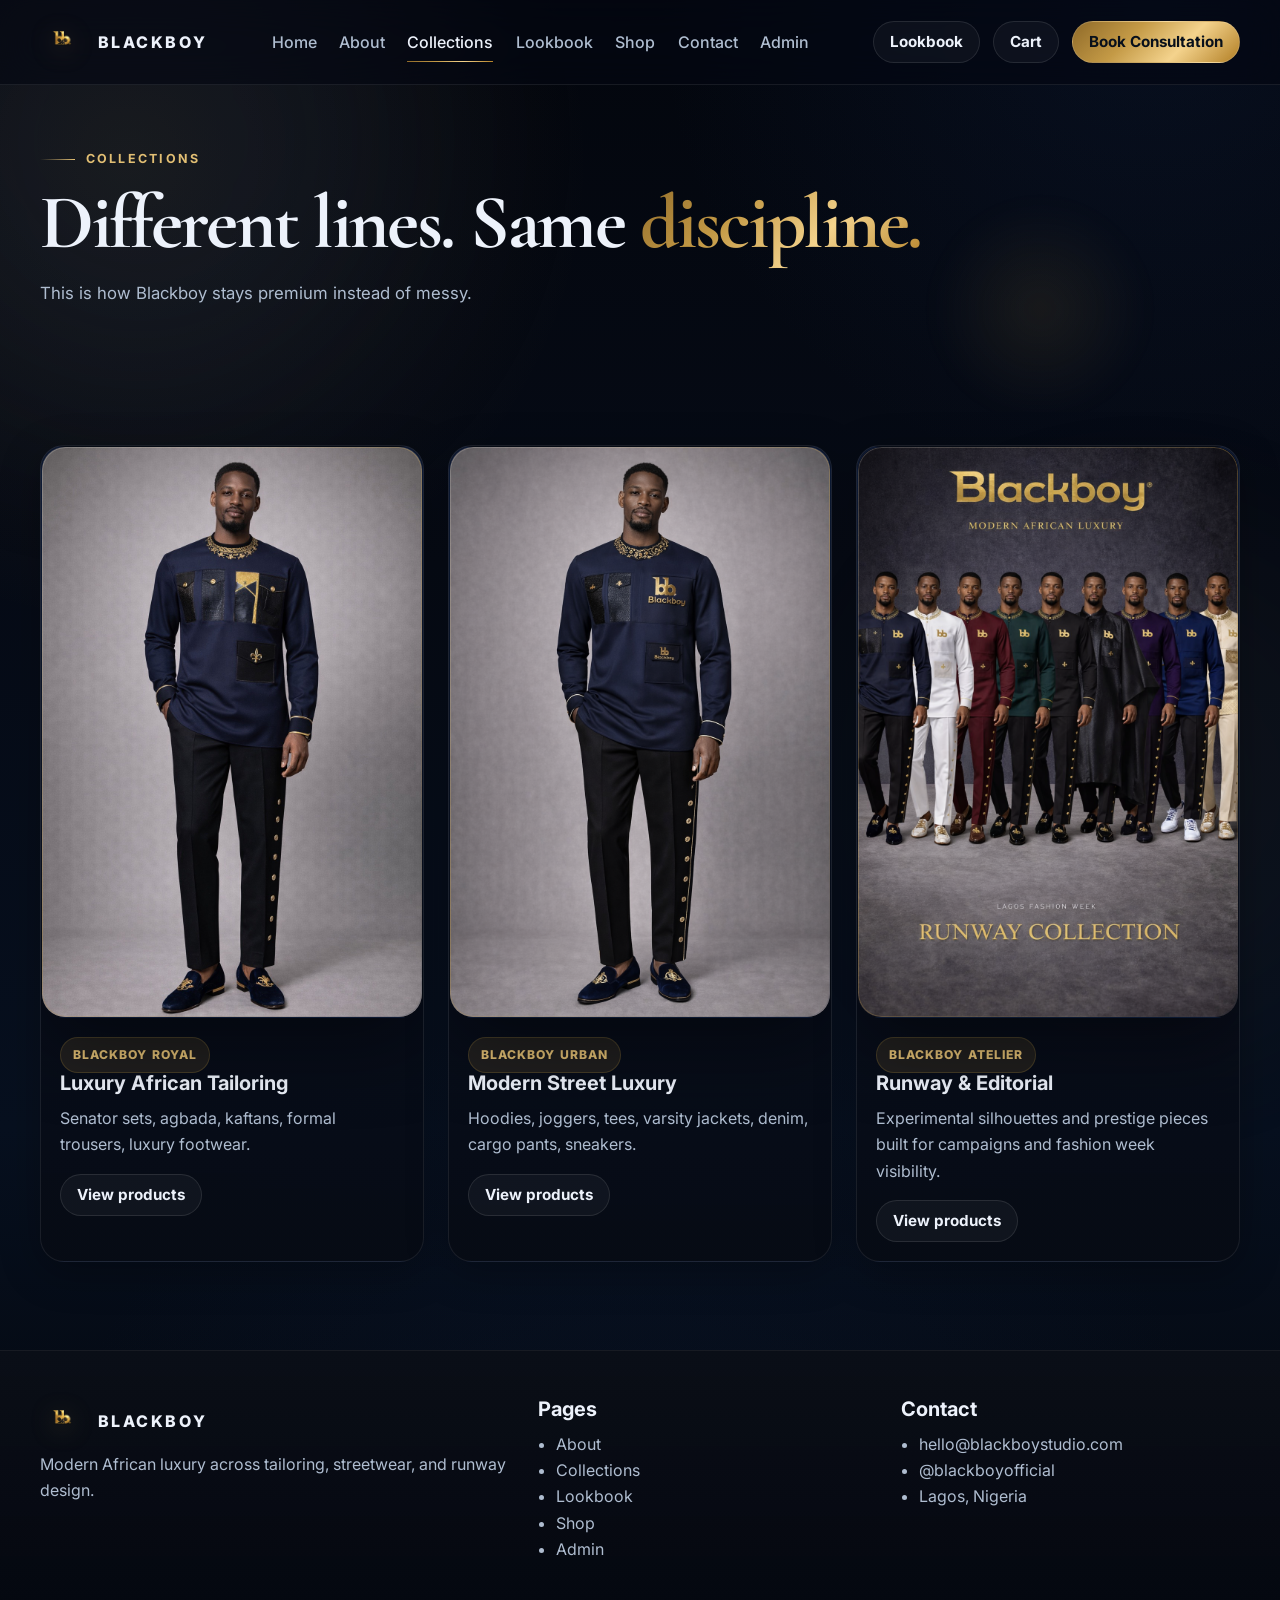
<file: collections.html>
<!DOCTYPE html>
<html lang="en">
<head>
  <meta charset="UTF-8" />
  <meta name="viewport" content="width=device-width, initial-scale=1.0" />
  <meta name="description" content="Explore Blackboy Royal, Urban, and Atelier collections." />
  <meta property="og:title" content="Blackboy — Collections" />
  <meta property="og:description" content="Explore Blackboy Royal, Urban, and Atelier collections." />
  <meta property="og:type" content="website" />
  <meta property="og:image" content="assets/images/hero.jpg" />
  <meta name="twitter:card" content="summary_large_image" />
  <meta name="theme-color" content="#07101f" />
  <title>Blackboy — Collections</title>
  <link rel="preconnect" href="https://fonts.googleapis.com">
  <link rel="preconnect" href="https://fonts.gstatic.com" crossorigin>
  <link href="https://fonts.googleapis.com/css2?family=Cormorant+Garamond:wght@500;600;700&family=Inter:wght@400;500;600;700;800&display=swap" rel="stylesheet">
  <link rel="stylesheet" href="assets/css/styles.css" />
</head>
<body>
  <header class="site-header">
    <div class="container nav-wrap">
      <a class="brand" href="index.html">
        <img src="assets/images/logo.png" alt="Blackboy logo" class="brand-logo" />
        <span>BLACKBOY</span>
      </a>

      <button class="menu-toggle" aria-expanded="false" aria-controls="site-nav" aria-label="Open menu">
        <span></span><span></span><span></span>
      </button>

      <nav id="site-nav" class="site-nav">
        <a class="" href="index.html">Home</a>
        <a class="" href="about.html">About</a>
        <a class="active" href="collections.html">Collections</a>
        <a class="" href="lookbook.html">Lookbook</a>
        <a class="" href="shop.html">Shop</a>
        <a class="" href="contact.html">Contact</a>
        <a class="" href="admin/index.html">Admin</a>
      </nav>

      <div class="nav-actions">
        <a class="btn btn-dark btn-sm" href="lookbook.html">Lookbook</a>
        <a class="btn btn-dark btn-sm cart-link" href="cart.html">Cart <span class="cart-count">0</span></a>
        <a class="btn btn-gold btn-sm" href="contact.html">Book Consultation</a>
      </div>
    </div>
  </header>

  
<main>
  <section class="page-hero">
    <div class="container reveal">
      <p class="eyebrow">Collections</p>
      <h1>Different lines. Same <span class="gold-text">discipline.</span></h1>
      <p class="lead">This is how Blackboy stays premium instead of messy.</p>
    </div>
  </section>

  <section class="section">
    <div class="container grid-3">
      <article class="product-card reveal">
        <div class="tile-image"><img src="assets/images/hero.jpg" alt="Royal collection" /></div>
        <div class="content">
          <span class="badge">Blackboy Royal</span>
          <h3>Luxury African Tailoring</h3>
          <p>Senator sets, agbada, kaftans, formal trousers, luxury footwear.</p>
          <a class="btn btn-dark btn-sm" href="shop.html#royal">View products</a>
        </div>
      </article>

      <article class="product-card reveal">
        <div class="tile-image"><img src="assets/images/campaign.png" alt="Urban collection" /></div>
        <div class="content">
          <span class="badge">Blackboy Urban</span>
          <h3>Modern Street Luxury</h3>
          <p>Hoodies, joggers, tees, varsity jackets, denim, cargo pants, sneakers.</p>
          <a class="btn btn-dark btn-sm" href="shop.html#urban">View products</a>
        </div>
      </article>

      <article class="product-card reveal">
        <div class="tile-image"><img src="assets/images/runway.png" alt="Atelier collection" /></div>
        <div class="content">
          <span class="badge">Blackboy Atelier</span>
          <h3>Runway & Editorial</h3>
          <p>Experimental silhouettes and prestige pieces built for campaigns and fashion week visibility.</p>
          <a class="btn btn-dark btn-sm" href="shop.html#atelier">View products</a>
        </div>
      </article>
    </div>
  </section>
</main>


  <footer class="site-footer">
    <div class="container footer-grid">
      <div class="reveal">
        <a class="brand" href="index.html">
          <img src="assets/images/logo.png" alt="Blackboy logo" class="brand-logo" />
          <span>BLACKBOY</span>
        </a>
        <p>Modern African luxury across tailoring, streetwear, and runway design.</p>
      </div>
      <div class="reveal">
        <h3>Pages</h3>
        <ul class="footer-list">
          <li><a href="about.html">About</a></li>
          <li><a href="collections.html">Collections</a></li>
          <li><a href="lookbook.html">Lookbook</a></li>
          <li><a href="shop.html">Shop</a></li>
          <li><a href="admin/index.html">Admin</a></li>
        </ul>
      </div>
      <div class="reveal">
        <h3>Contact</h3>
        <ul class="footer-list">
          <li>hello@blackboystudio.com</li>
          <li>@blackboyofficial</li>
          <li>Lagos, Nigeria</li>
        </ul>
      </div>
    </div>
  </footer>

  <script src="assets/js/products.js"></script>
  <script src="assets/js/script.js"></script>
</body>
</html>
</file>
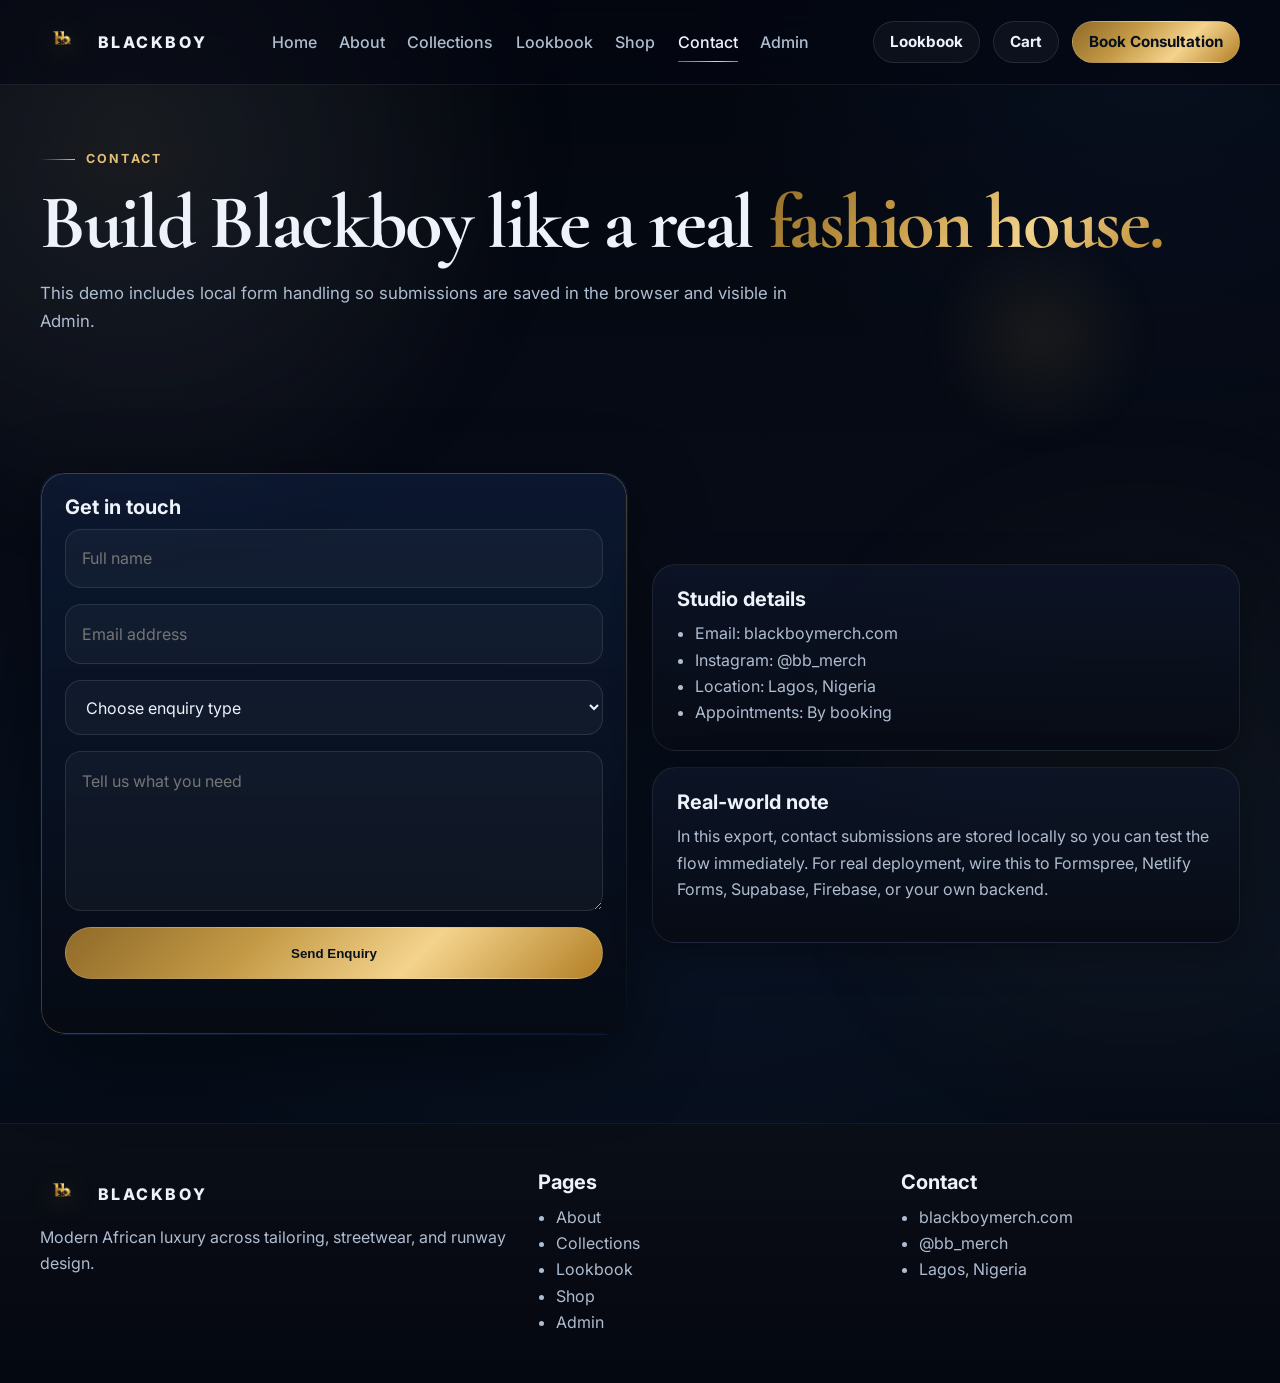
<file: contact.html>
<!DOCTYPE html>
<html lang="en">
<head>
  <meta charset="UTF-8" />
  <meta name="viewport" content="width=device-width, initial-scale=1.0" />
  <meta name="description" content="Contact Blackboy for fittings, press, and production enquiries." />
  <meta property="og:title" content="Blackboy — Contact" />
  <meta property="og:description" content="Contact Blackboy for fittings, press, and production enquiries." />
  <meta property="og:type" content="website" />
  <meta property="og:image" content="assets/images/hero.jpg" />
  <meta name="twitter:card" content="summary_large_image" />
  <meta name="theme-color" content="#07101f" />
  <title>Blackboy — Contact</title>
  <link rel="preconnect" href="https://fonts.googleapis.com">
  <link rel="preconnect" href="https://fonts.gstatic.com" crossorigin>
  <link href="https://fonts.googleapis.com/css2?family=Cormorant+Garamond:wght@500;600;700&family=Inter:wght@400;500;600;700;800&display=swap" rel="stylesheet">
  <link rel="stylesheet" href="assets/css/styles.css" />
</head>
<body>
  <header class="site-header">
    <div class="container nav-wrap">
      <a class="brand" href="index.html">
        <img src="assets/images/logo.png" alt="Blackboy logo" class="brand-logo" />
        <span>BLACKBOY</span>
      </a>

      <button class="menu-toggle" aria-expanded="false" aria-controls="site-nav" aria-label="Open menu">
        <span></span><span></span><span></span>
      </button>

      <nav id="site-nav" class="site-nav">
        <a class="" href="index.html">Home</a>
        <a class="" href="about.html">About</a>
        <a class="" href="collections.html">Collections</a>
        <a class="" href="lookbook.html">Lookbook</a>
        <a class="" href="shop.html">Shop</a>
        <a class="active" href="contact.html">Contact</a>
        <a class="" href="admin/index.html">Admin</a>
      </nav>

      <div class="nav-actions">
        <a class="btn btn-dark btn-sm" href="lookbook.html">Lookbook</a>
        <a class="btn btn-dark btn-sm cart-link" href="cart.html">Cart <span class="cart-count">0</span></a>
        <a class="btn btn-gold btn-sm" href="contact.html">Book Consultation</a>
      </div>
    </div>
  </header>

  
<main>
  <section class="page-hero">
    <div class="container reveal">
      <p class="eyebrow">Contact</p>
      <h1>Build Blackboy like a real <span class="gold-text">fashion house.</span></h1>
      <p class="lead">This demo includes local form handling so submissions are saved in the browser and visible in Admin.</p>
    </div>
  </section>

  <section class="section">
    <div class="container split">
      <div class="glass-panel reveal" style="padding:1.5rem;">
        <h3>Get in touch</h3>
        <form class="form" id="contactForm">
          <input class="input" type="text" name="name" placeholder="Full name" required />
          <input class="input" type="email" name="email" placeholder="Email address" required />
          <select class="select" name="type" required>
            <option value="">Choose enquiry type</option>
            <option>Private client fitting</option>
            <option>Wholesale / retail</option>
            <option>Production support</option>
            <option>Press / editorial</option>
          </select>
          <textarea class="textarea" name="message" placeholder="Tell us what you need" required></textarea>
          <button class="btn btn-gold" type="submit">Send Enquiry</button>
          <p class="form-note" id="formSuccess"></p>
        </form>
      </div>

      <div class="reveal">
        <div class="card">
          <h3>Studio details</h3>
          <ul class="list">
            <li>Email: blackboymerch.com</li>
            <li>Instagram: @bb_merch</li>
            <li>Location: Lagos, Nigeria</li>
            <li>Appointments: By booking</li>
          </ul>
        </div>
        <div style="height: 1rem;"></div>
        <div class="card">
          <h3>Real-world note</h3>
          <p>
            In this export, contact submissions are stored locally so you can test the flow immediately.
            For real deployment, wire this to Formspree, Netlify Forms, Supabase, Firebase, or your own backend.
          </p>
        </div>
      </div>
    </div>
  </section>
</main>


  <footer class="site-footer">
    <div class="container footer-grid">
      <div class="reveal">
        <a class="brand" href="index.html">
          <img src="assets/images/logo.png" alt="Blackboy logo" class="brand-logo" />
          <span>BLACKBOY</span>
        </a>
        <p>Modern African luxury across tailoring, streetwear, and runway design.</p>
      </div>
      <div class="reveal">
        <h3>Pages</h3>
        <ul class="footer-list">
          <li><a href="about.html">About</a></li>
          <li><a href="collections.html">Collections</a></li>
          <li><a href="lookbook.html">Lookbook</a></li>
          <li><a href="shop.html">Shop</a></li>
          <li><a href="admin/index.html">Admin</a></li>
        </ul>
      </div>
      <div class="reveal">
        <h3>Contact</h3>
        <ul class="footer-list">
          <li>blackboymerch.com</li>
          <li>@bb_merch</li>
          <li>Lagos, Nigeria</li>
        </ul>
      </div>
    </div>
  </footer>

  <script src="assets/js/products.js"></script>
  <script src="assets/js/script.js"></script>
</body>
</html>
</file>
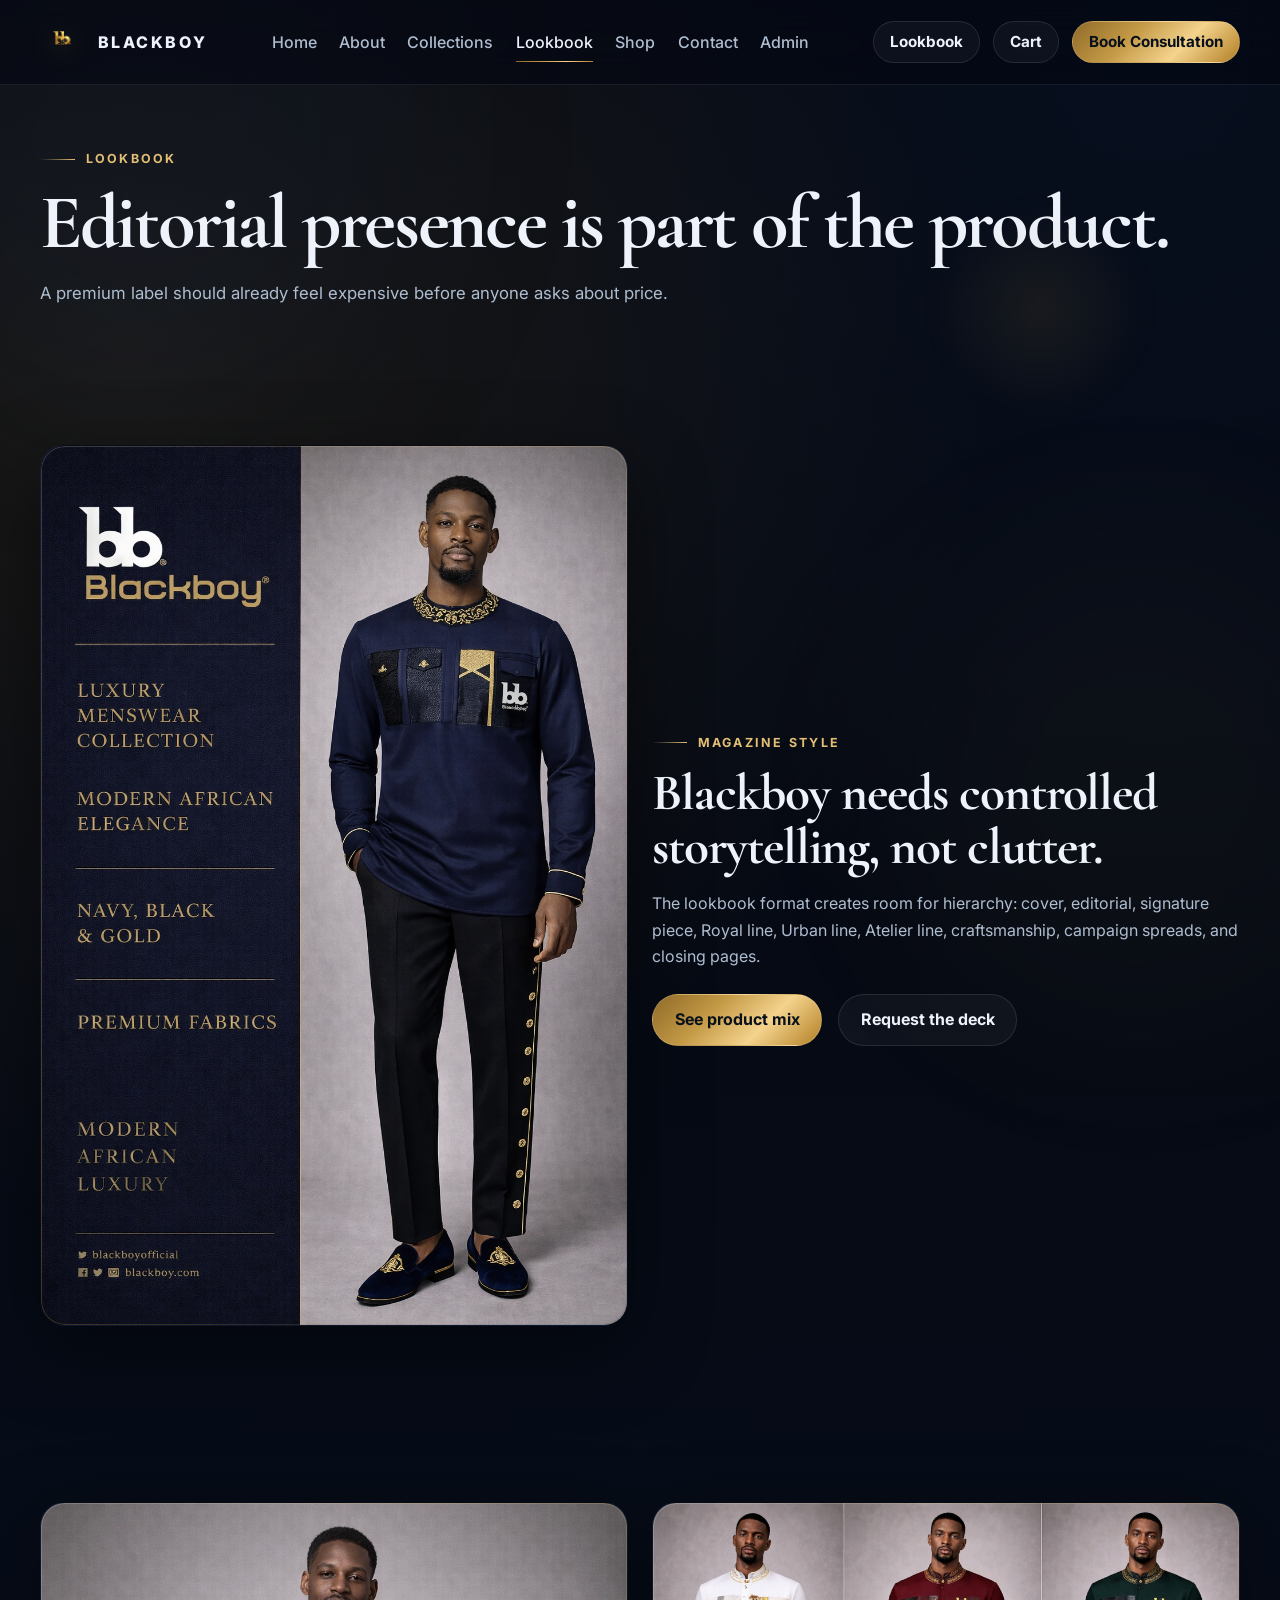
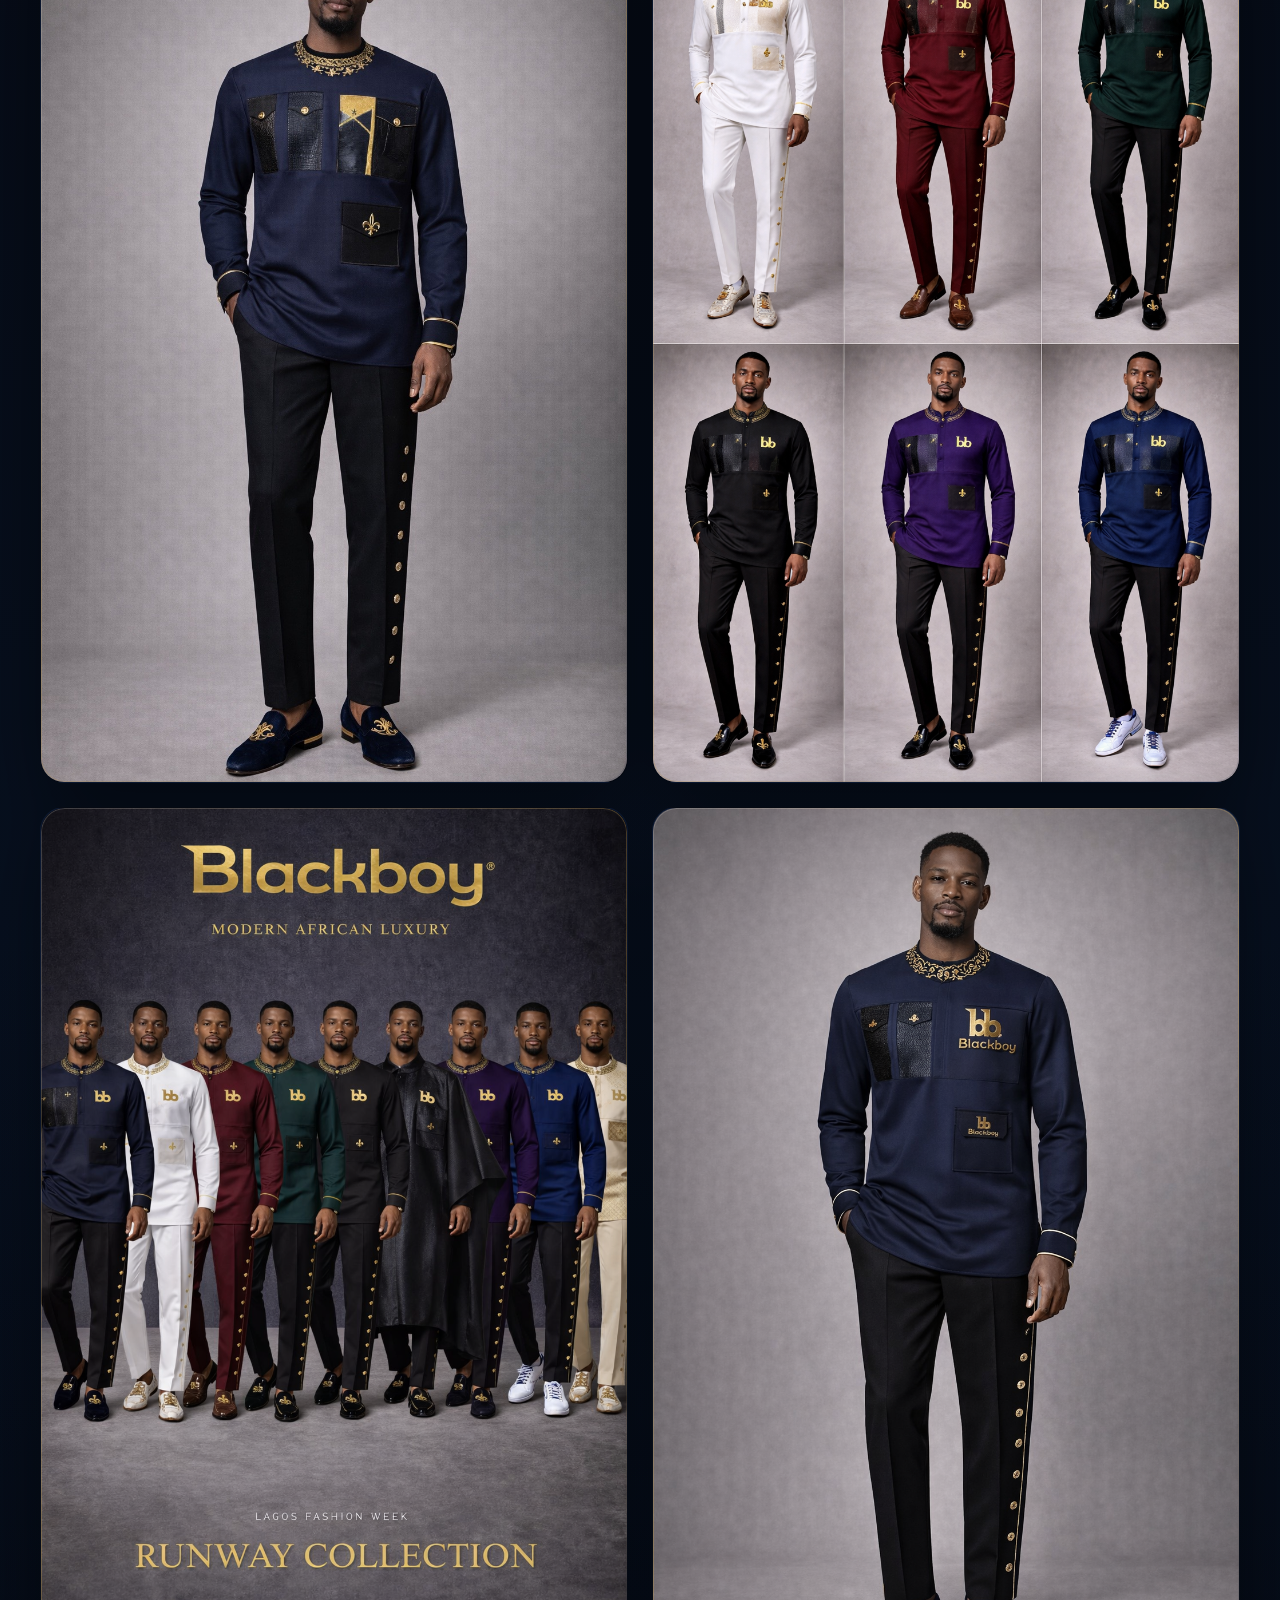
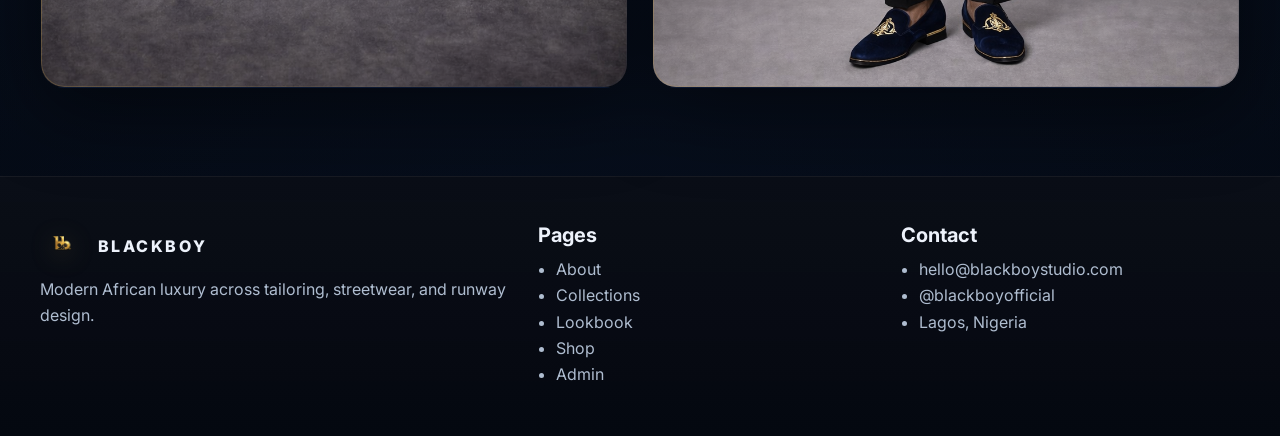
<file: lookbook.html>
<!DOCTYPE html>
<html lang="en">
<head>
  <meta charset="UTF-8" />
  <meta name="viewport" content="width=device-width, initial-scale=1.0" />
  <meta name="description" content="Blackboy magazine-style lookbook and editorial presentation." />
  <meta property="og:title" content="Blackboy — Lookbook" />
  <meta property="og:description" content="Blackboy magazine-style lookbook and editorial presentation." />
  <meta property="og:type" content="website" />
  <meta property="og:image" content="assets/images/hero.jpg" />
  <meta name="twitter:card" content="summary_large_image" />
  <meta name="theme-color" content="#07101f" />
  <title>Blackboy — Lookbook</title>
  <link rel="preconnect" href="https://fonts.googleapis.com">
  <link rel="preconnect" href="https://fonts.gstatic.com" crossorigin>
  <link href="https://fonts.googleapis.com/css2?family=Cormorant+Garamond:wght@500;600;700&family=Inter:wght@400;500;600;700;800&display=swap" rel="stylesheet">
  <link rel="stylesheet" href="assets/css/styles.css" />
</head>
<body>
  <header class="site-header">
    <div class="container nav-wrap">
      <a class="brand" href="index.html">
        <img src="assets/images/logo.png" alt="Blackboy logo" class="brand-logo" />
        <span>BLACKBOY</span>
      </a>

      <button class="menu-toggle" aria-expanded="false" aria-controls="site-nav" aria-label="Open menu">
        <span></span><span></span><span></span>
      </button>

      <nav id="site-nav" class="site-nav">
        <a class="" href="index.html">Home</a>
        <a class="" href="about.html">About</a>
        <a class="" href="collections.html">Collections</a>
        <a class="active" href="lookbook.html">Lookbook</a>
        <a class="" href="shop.html">Shop</a>
        <a class="" href="contact.html">Contact</a>
        <a class="" href="admin/index.html">Admin</a>
      </nav>

      <div class="nav-actions">
        <a class="btn btn-dark btn-sm" href="lookbook.html">Lookbook</a>
        <a class="btn btn-dark btn-sm cart-link" href="cart.html">Cart <span class="cart-count">0</span></a>
        <a class="btn btn-gold btn-sm" href="contact.html">Book Consultation</a>
      </div>
    </div>
  </header>

  
<main>
  <section class="page-hero">
    <div class="container reveal">
      <p class="eyebrow">Lookbook</p>
      <h1>Editorial presence is part of the product.</h1>
      <p class="lead">A premium label should already feel expensive before anyone asks about price.</p>
    </div>
  </section>

  <section class="section">
    <div class="container feature-grid">
      <div class="lookbook-image reveal">
        <img src="assets/images/lookbook.png" alt="Lookbook page" />
      </div>
      <div class="reveal">
        <p class="eyebrow">Magazine Style</p>
        <h2>Blackboy needs controlled storytelling, not clutter.</h2>
        <p>
          The lookbook format creates room for hierarchy: cover, editorial, signature piece, Royal line,
          Urban line, Atelier line, craftsmanship, campaign spreads, and closing pages.
        </p>
        <div class="stack-actions">
          <a class="btn btn-gold" href="shop.html">See product mix</a>
          <a class="btn btn-dark" href="contact.html">Request the deck</a>
        </div>
      </div>
    </div>
  </section>

  <section class="section">
    <div class="container masonry">
      <div class="panel-image reveal"><img src="assets/images/hero.jpg" alt="Signature lookbook image" /></div>
      <div class="panel-image reveal"><img src="assets/images/collection.png" alt="Color collection image" /></div>
      <div class="panel-image reveal"><img src="assets/images/runway.png" alt="Runway image" /></div>
      <div class="panel-image reveal"><img src="assets/images/campaign.png" alt="Campaign image" /></div>
    </div>
  </section>
</main>


  <footer class="site-footer">
    <div class="container footer-grid">
      <div class="reveal">
        <a class="brand" href="index.html">
          <img src="assets/images/logo.png" alt="Blackboy logo" class="brand-logo" />
          <span>BLACKBOY</span>
        </a>
        <p>Modern African luxury across tailoring, streetwear, and runway design.</p>
      </div>
      <div class="reveal">
        <h3>Pages</h3>
        <ul class="footer-list">
          <li><a href="about.html">About</a></li>
          <li><a href="collections.html">Collections</a></li>
          <li><a href="lookbook.html">Lookbook</a></li>
          <li><a href="shop.html">Shop</a></li>
          <li><a href="admin/index.html">Admin</a></li>
        </ul>
      </div>
      <div class="reveal">
        <h3>Contact</h3>
        <ul class="footer-list">
          <li>hello@blackboystudio.com</li>
          <li>@blackboyofficial</li>
          <li>Lagos, Nigeria</li>
        </ul>
      </div>
    </div>
  </footer>

  <script src="assets/js/products.js"></script>
  <script src="assets/js/script.js"></script>
</body>
</html>
</file>
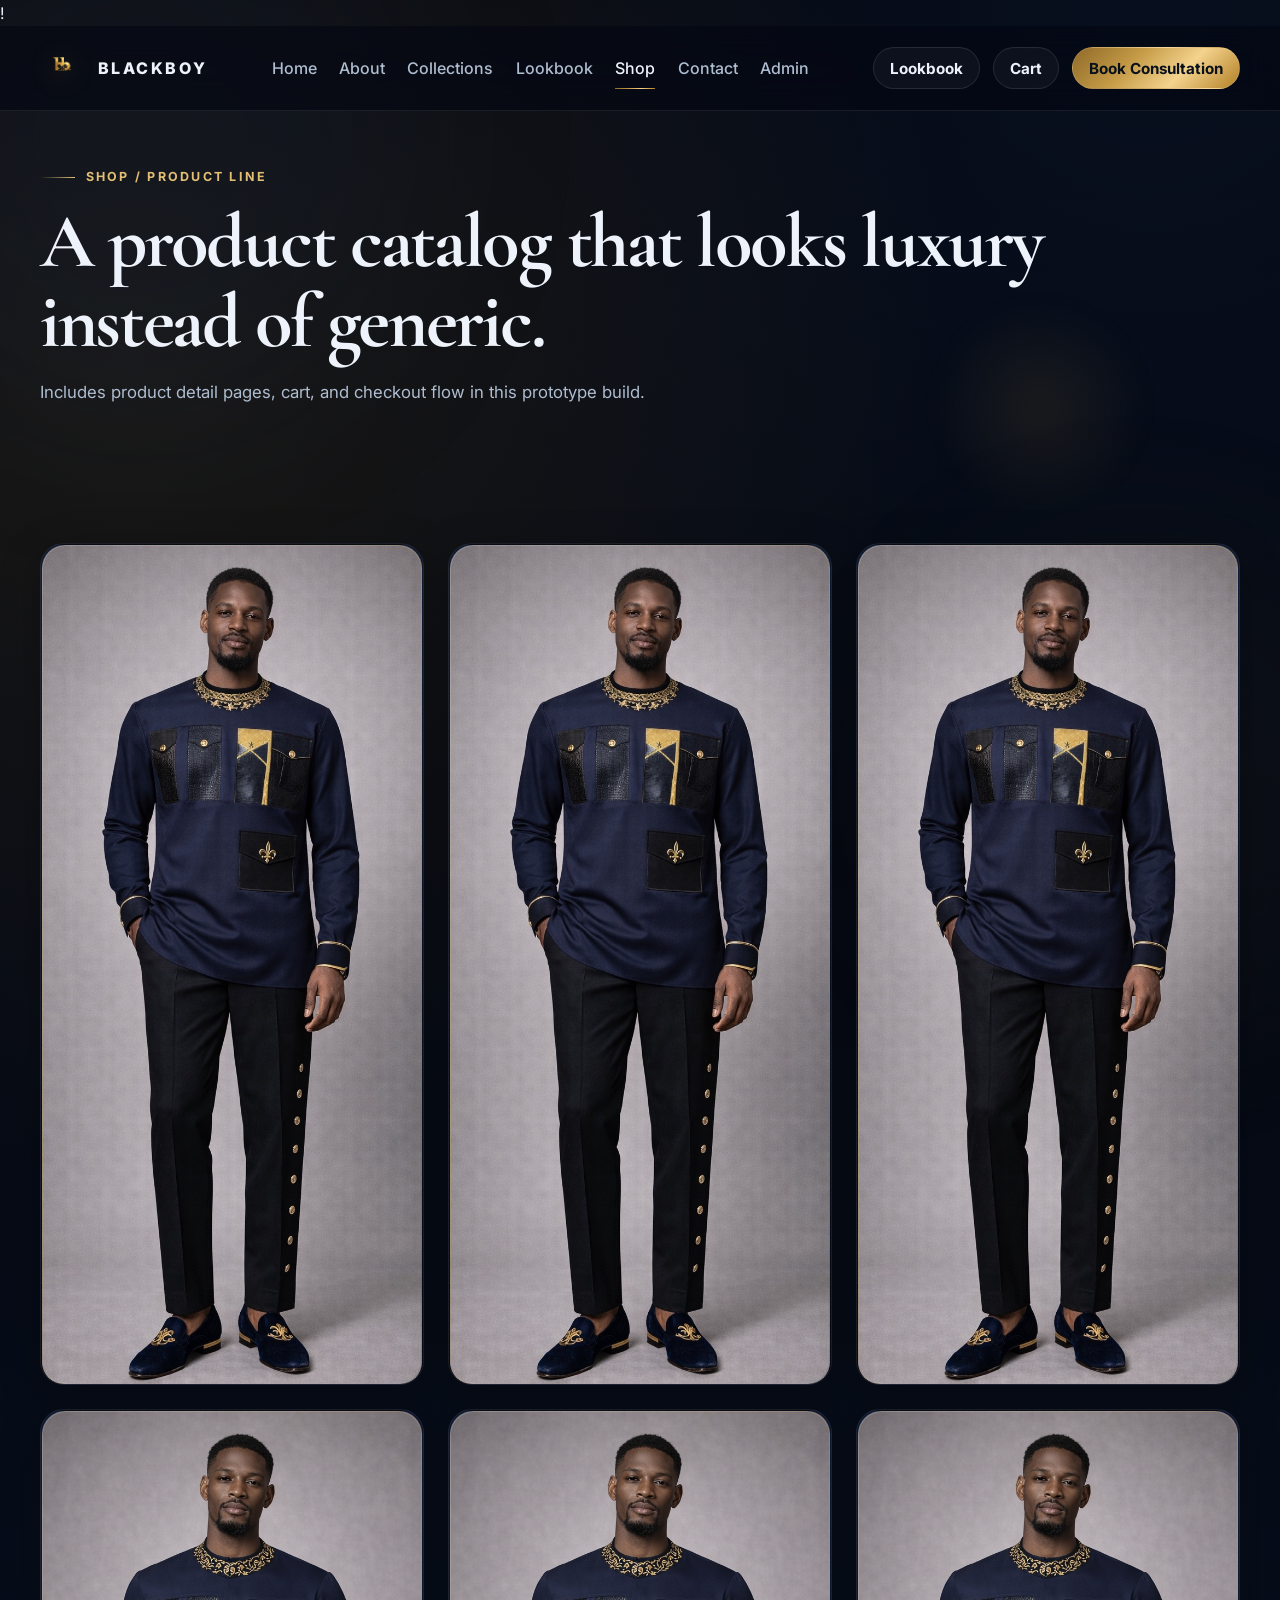
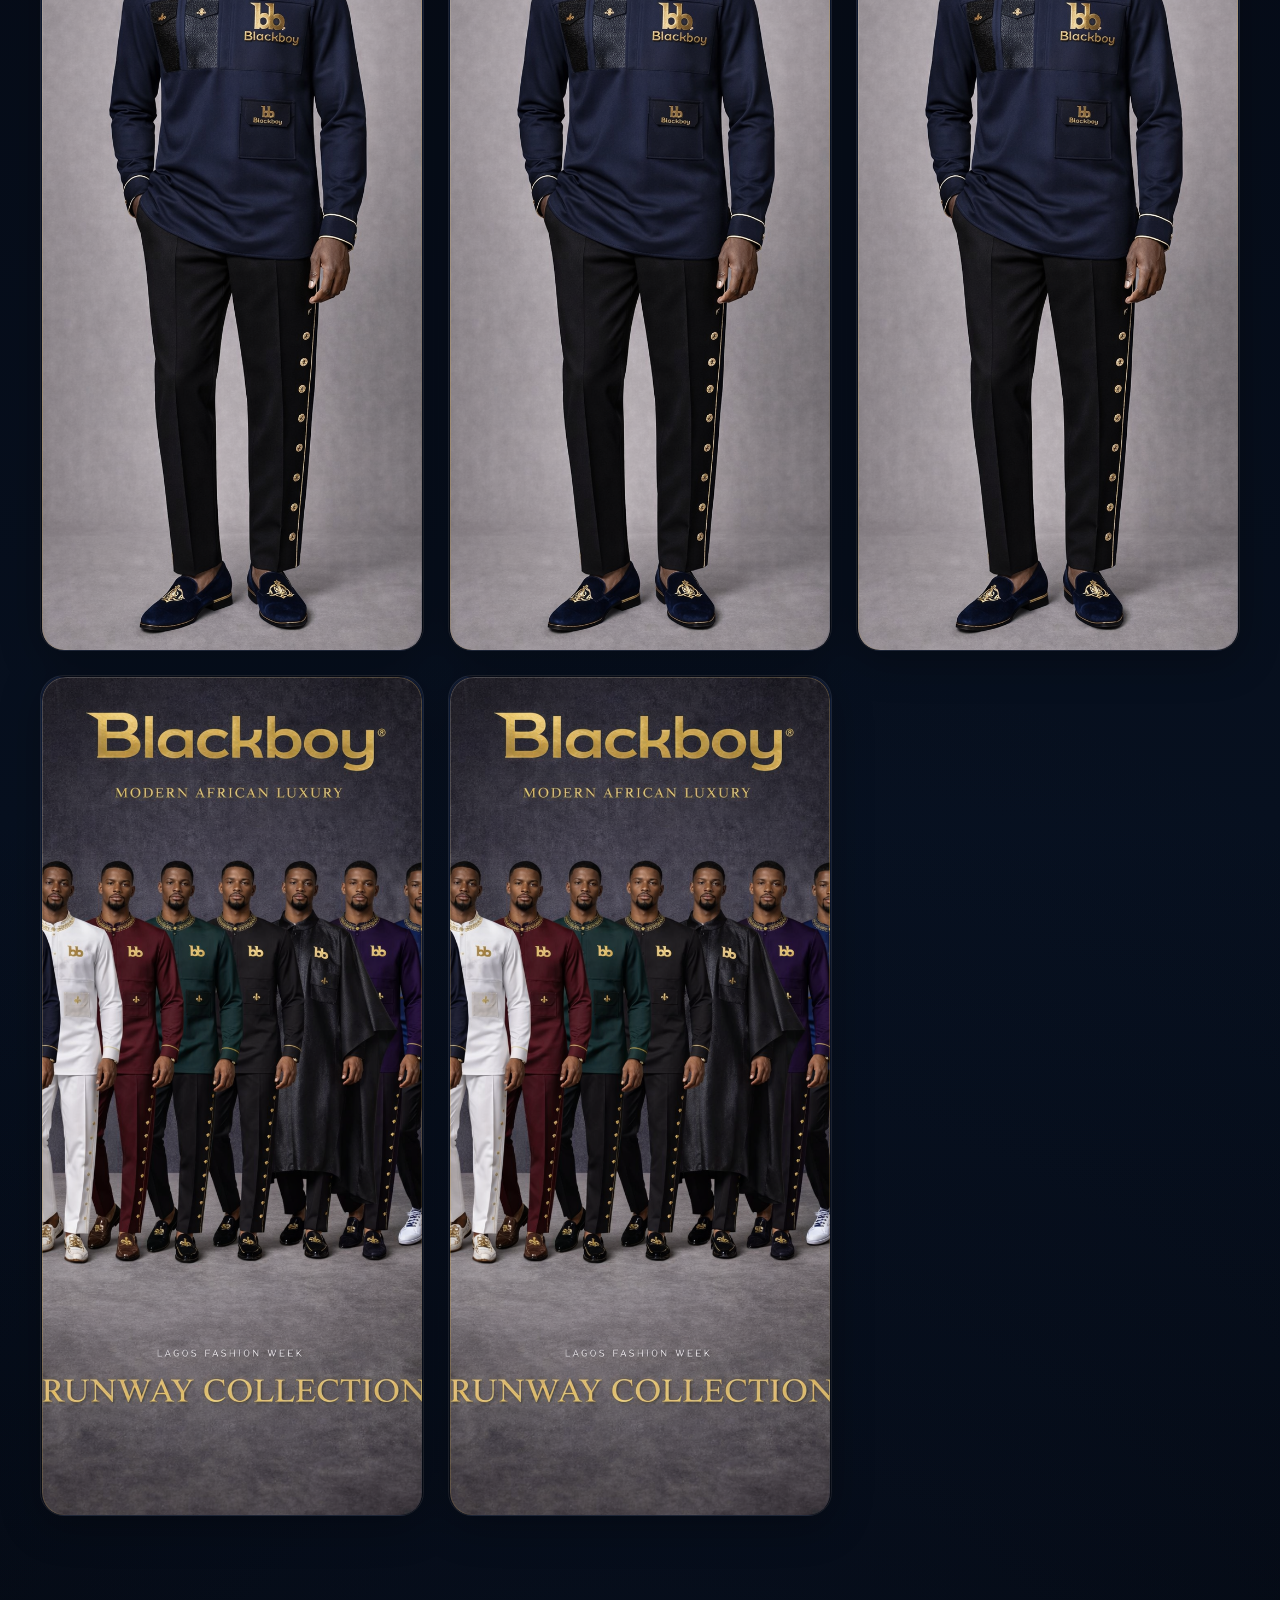
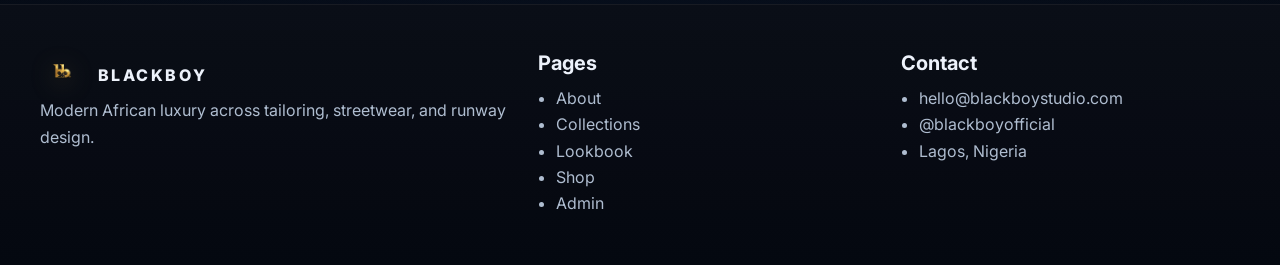
<file: shop.html>
!<!DOCTYPE html>
<html lang="en">
<head>
  <meta charset="UTF-8" />
  <meta name="viewport" content="width=device-width, initial-scale=1.0" />
  <meta name="description" content="Blackboy product catalog with product details and cart flow." />
  <meta property="og:title" content="Blackboy — Shop" />
  <meta property="og:description" content="Blackboy product catalog with product details and cart flow." />
  <meta property="og:type" content="website" />
  <meta property="og:image" content="assets/images/hero.jpg" />
  <meta name="twitter:card" content="summary_large_image" />
  <meta name="theme-color" content="#07101f" />
  <title>Blackboy — Shop</title>
  <link rel="preconnect" href="https://fonts.googleapis.com">
  <link rel="preconnect" href="https://fonts.gstatic.com" crossorigin>
  <link href="https://fonts.googleapis.com/css2?family=Cormorant+Garamond:wght@500;600;700&family=Inter:wght@400;500;600;700;800&display=swap" rel="stylesheet">
  <link rel="stylesheet" href="assets/css/styles.css" />
</head>
<body>
  <header class="site-header">
    <div class="container nav-wrap">
      <a class="brand" href="index.html">
        <img src="assets/images/logo.png" alt="Blackboy logo" class="brand-logo" />
        <span>BLACKBOY</span>
      </a>

      <button class="menu-toggle" aria-expanded="false" aria-controls="site-nav" aria-label="Open menu">
        <span></span><span></span><span></span>
      </button>

      <nav id="site-nav" class="site-nav">
        <a class="" href="index.html">Home</a>
        <a class="" href="about.html">About</a>
        <a class="" href="collections.html">Collections</a>
        <a class="" href="lookbook.html">Lookbook</a>
        <a class="active" href="shop.html">Shop</a>
        <a class="" href="contact.html">Contact</a>
        <a class="" href="admin/index.html">Admin</a>
      </nav>

      <div class="nav-actions">
        <a class="btn btn-dark btn-sm" href="lookbook.html">Lookbook</a>
        <a class="btn btn-dark btn-sm cart-link" href="cart.html">Cart <span class="cart-count">0</span></a>
        <a class="btn btn-gold btn-sm" href="contact.html">Book Consultation</a>
      </div>
    </div>
  </header>

  
<main>
  <section class="page-hero">
    <div class="container reveal">
      <p class="eyebrow">Shop / Product Line</p>
      <h1>A product catalog that looks luxury instead of generic.</h1>
      <p class="lead">Includes product detail pages, cart, and checkout flow in this prototype build.</p>
    </div>
  </section>

  <section class="section">
    <div class="container"><div id="productGrid" class="shop-grid"></div></div>
  </section>
</main>
<script>
document.addEventListener('DOMContentLoaded', () => {
  const grid = document.getElementById('productGrid');
  const products = getProducts();
  grid.innerHTML = products.map(product => `
    <article class="product-card reveal">
      <div class="tile-image"><img src="${product.image}" alt="${product.name}" /></div>
      <div class="content">
        <span class="badge">${product.category}</span>
        <h3>${product.name}</h3>
        <p class="price">${formatNaira(product.price)}</p>
        <p>${product.short}</p>
        <div class="stack-actions">
          <a class="btn btn-dark btn-sm" href="products/detail.html?id=${product.id}">Details</a>
          <button class="btn btn-gold btn-sm" onclick="addToCart('${product.id}', 1, '')">Add to cart</button>
        </div>
      </div>
    </article>
  `).join('');
  setTimeout(() => {
    document.querySelectorAll('.reveal').forEach(el => el.classList.add('is-visible'));
  }, 60);
});
</script>


  <footer class="site-footer">
    <div class="container footer-grid">
      <div class="reveal">
        <a class="brand" href="index.html">
          <img src="assets/images/logo.png" alt="Blackboy logo" class="brand-logo" />
          <span>BLACKBOY</span>
        </a>
        <p>Modern African luxury across tailoring, streetwear, and runway design.</p>
      </div>
      <div class="reveal">
        <h3>Pages</h3>
        <ul class="footer-list">
          <li><a href="about.html">About</a></li>
          <li><a href="collections.html">Collections</a></li>
          <li><a href="lookbook.html">Lookbook</a></li>
          <li><a href="shop.html">Shop</a></li>
          <li><a href="admin/index.html">Admin</a></li>
        </ul>
      </div>
      <div class="reveal">
        <h3>Contact</h3>
        <ul class="footer-list">
          <li>hello@blackboystudio.com</li>
          <li>@blackboyofficial</li>
          <li>Lagos, Nigeria</li>
        </ul>
      </div>
    </div>
  </footer>

  <script src="assets/js/products.js"></script>
  <script src="assets/js/script.js"></script>
</body>
</html>
</file>
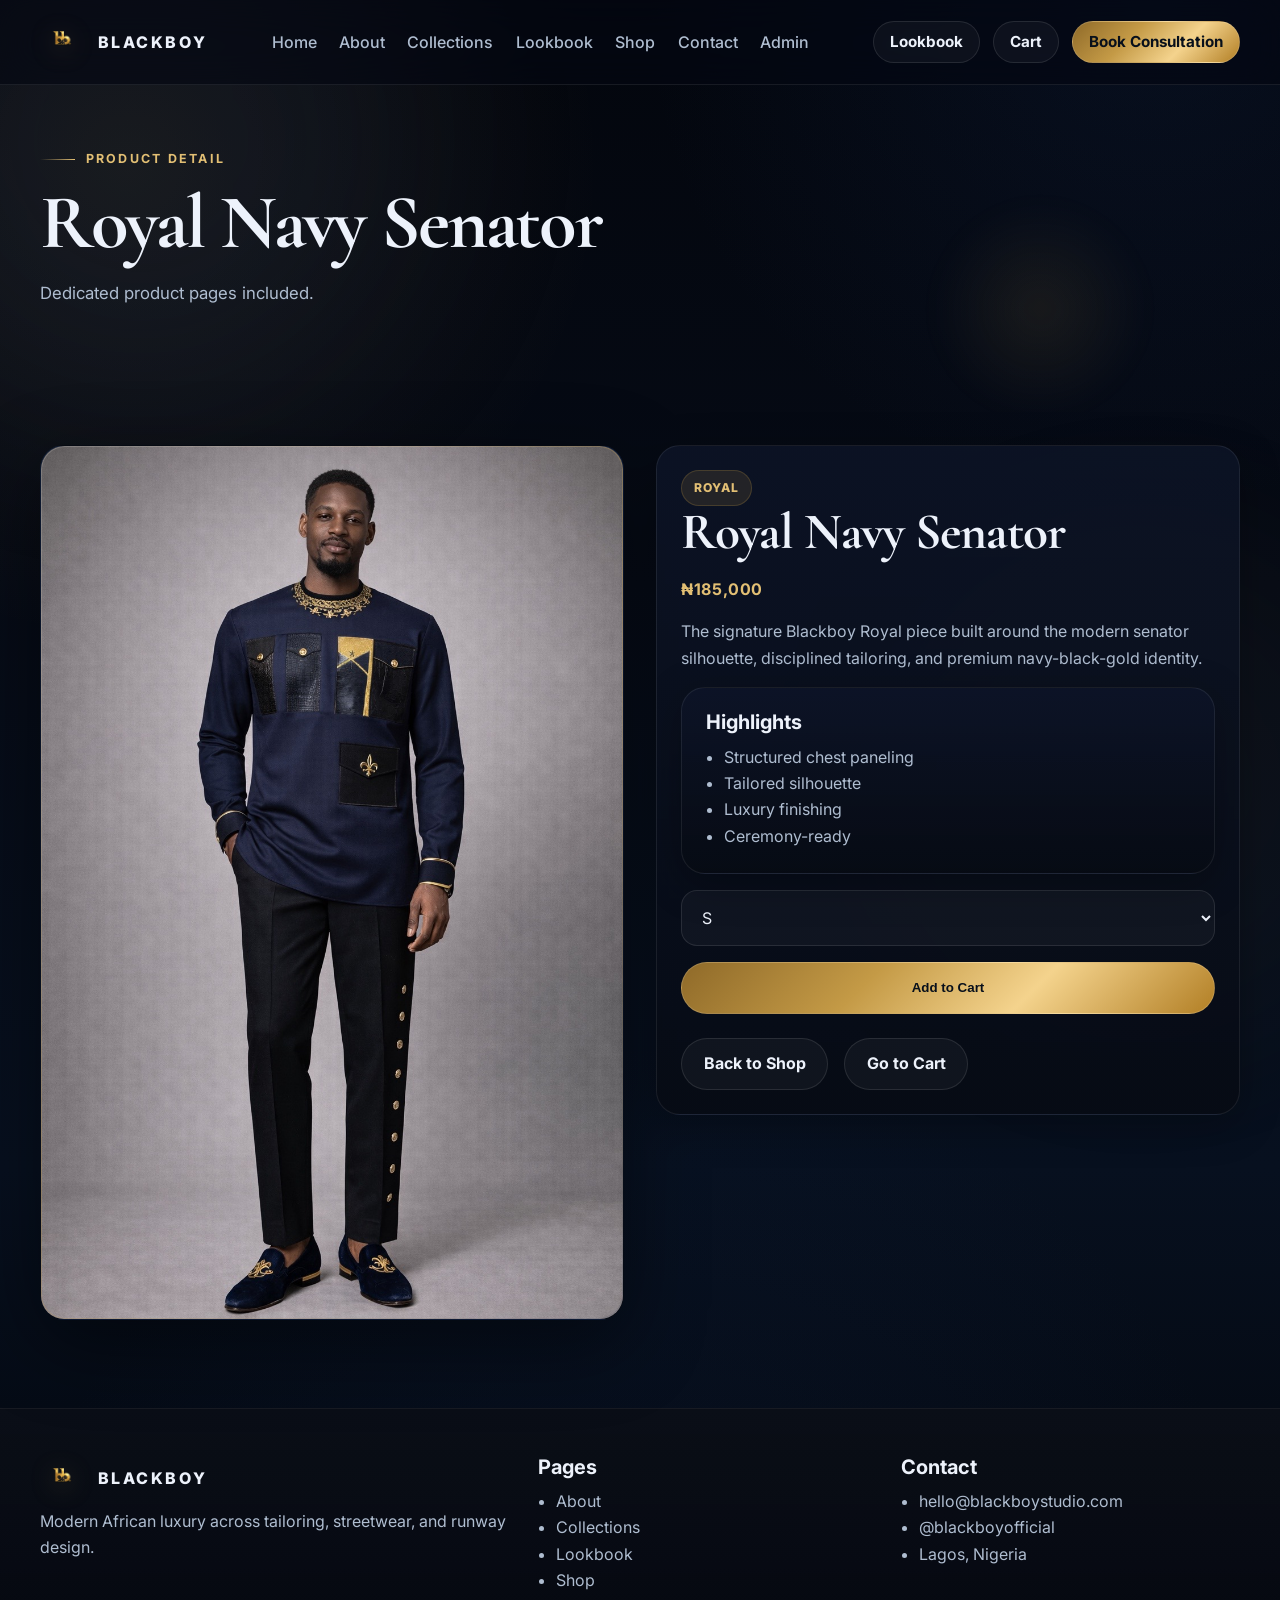
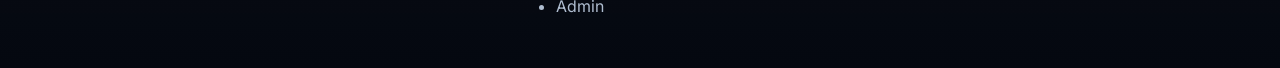
<file: products/detail.html>
<!DOCTYPE html>
<html lang="en">
<head>
  <meta charset="UTF-8" />
  <meta name="viewport" content="width=device-width, initial-scale=1.0" />
  <meta name="description" content="Blackboy product detail page." />
  <meta property="og:title" content="Blackboy — Product Detail" />
  <meta property="og:description" content="Blackboy product detail page." />
  <meta property="og:type" content="website" />
  <meta property="og:image" content="../assets/images/hero.jpg" />
  <meta name="twitter:card" content="summary_large_image" />
  <meta name="theme-color" content="#07101f" />
  <title>Blackboy — Product Detail</title>
  <link rel="preconnect" href="https://fonts.googleapis.com">
  <link rel="preconnect" href="https://fonts.gstatic.com" crossorigin>
  <link href="https://fonts.googleapis.com/css2?family=Cormorant+Garamond:wght@500;600;700&family=Inter:wght@400;500;600;700;800&display=swap" rel="stylesheet">
  <link rel="stylesheet" href="../assets/css/styles.css" />
</head>
<body>
  <header class="site-header">
    <div class="container nav-wrap">
      <a class="brand" href="../index.html">
        <img src="../assets/images/logo.png" alt="Blackboy logo" class="brand-logo" />
        <span>BLACKBOY</span>
      </a>

      <button class="menu-toggle" aria-expanded="false" aria-controls="site-nav" aria-label="Open menu">
        <span></span><span></span><span></span>
      </button>

      <nav id="site-nav" class="site-nav">
        <a class="" href="../index.html">Home</a>
        <a class="" href="../about.html">About</a>
        <a class="" href="../collections.html">Collections</a>
        <a class="" href="../lookbook.html">Lookbook</a>
        <a class="" href="../shop.html">Shop</a>
        <a class="" href="../contact.html">Contact</a>
        <a class="" href="../admin/index.html">Admin</a>
      </nav>

      <div class="nav-actions">
        <a class="btn btn-dark btn-sm" href="../lookbook.html">Lookbook</a>
        <a class="btn btn-dark btn-sm cart-link" href="../cart.html">Cart <span class="cart-count">0</span></a>
        <a class="btn btn-gold btn-sm" href="../contact.html">Book Consultation</a>
      </div>
    </div>
  </header>

  
<main>
  <section class="page-hero">
    <div class="container reveal">
      <p class="eyebrow">Product Detail</p>
      <h1 id="productTitle">Loading product...</h1>
      <p class="lead">Dedicated product pages included.</p>
    </div>
  </section>

  <section class="section">
    <div class="container product-detail">
      <div class="panel-image reveal">
        <img id="productImage" src="../assets/images/hero.jpg" alt="Product image" />
      </div>
      <div class="card reveal">
        <span class="badge" id="productCategory">Royal</span>
        <h2 id="productName">Product</h2>
        <p class="price" id="productPrice">₦0</p>
        <p id="productDescription"></p>
        <div id="productFeatures" class="card" style="margin-bottom:1rem;"></div>
        <div class="form" style="margin-bottom:1rem;">
          <select class="select" id="sizeSelect"></select>
          <button class="btn btn-gold" id="addToCartBtn">Add to Cart</button>
        </div>
        <div class="stack-actions">
          <a class="btn btn-dark" href="../shop.html">Back to Shop</a>
          <a class="btn btn-dark" href="../cart.html">Go to Cart</a>
        </div>
      </div>
    </div>
  </section>
</main>
<script>
document.addEventListener('DOMContentLoaded', () => {
  const params = new URLSearchParams(window.location.search);
  const productId = params.get('id');
  const product = getProducts().find(p => p.id === productId) || getProducts()[0];

  document.getElementById('productTitle').textContent = product.name;
  document.getElementById('productName').textContent = product.name;
  document.getElementById('productCategory').textContent = product.category;
  document.getElementById('productPrice').textContent = formatNaira(product.price);
  document.getElementById('productDescription').textContent = product.description;
  document.getElementById('productImage').src = '../' + product.image;
  document.getElementById('productImage').alt = product.name;

  const features = document.getElementById('productFeatures');
  features.innerHTML = '<h3>Highlights</h3><ul class="list">' + product.features.map(item => `<li>${item}</li>`).join('') + '</ul>';

  const sizeSelect = document.getElementById('sizeSelect');
  sizeSelect.innerHTML = product.sizes.map(size => `<option value="${size}">${size}</option>`).join('');

  document.getElementById('addToCartBtn').addEventListener('click', () => {
    addToCart(product.id, 1, sizeSelect.value);
    alert('Added to cart');
  });

  setTimeout(() => document.querySelectorAll('.reveal').forEach(el => el.classList.add('is-visible')), 60);
});
</script>


  <footer class="site-footer">
    <div class="container footer-grid">
      <div class="reveal">
        <a class="brand" href="../index.html">
          <img src="../assets/images/logo.png" alt="Blackboy logo" class="brand-logo" />
          <span>BLACKBOY</span>
        </a>
        <p>Modern African luxury across tailoring, streetwear, and runway design.</p>
      </div>
      <div class="reveal">
        <h3>Pages</h3>
        <ul class="footer-list">
          <li><a href="../about.html">About</a></li>
          <li><a href="../collections.html">Collections</a></li>
          <li><a href="../lookbook.html">Lookbook</a></li>
          <li><a href="../shop.html">Shop</a></li>
          <li><a href="../admin/index.html">Admin</a></li>
        </ul>
      </div>
      <div class="reveal">
        <h3>Contact</h3>
        <ul class="footer-list">
          <li>hello@blackboystudio.com</li>
          <li>@blackboyofficial</li>
          <li>Lagos, Nigeria</li>
        </ul>
      </div>
    </div>
  </footer>

  <script src="../assets/js/products.js"></script>
  <script src="../assets/js/script.js"></script>
</body>
</html>
</file>
<file: assets/css/styles.css>
*,
*::before,
*::after { box-sizing: border-box; }

:root {
  --bg: #040812;
  --bg-deep: #07101f;
  --bg-soft: #0c1630;
  --panel: rgba(10, 18, 34, 0.72);
  --panel-strong: rgba(12, 22, 48, 0.90);
  --white: #f7f8fb;
  --text: #edf2fb;
  --muted: #afbdd0;
  --navy: #11254b;
  --navy-2: #1b376d;
  --gold: #c49a46;
  --gold-2: #e2bf74;
  --gold-3: #fff0c4;
  --line: rgba(255,255,255,0.10);
  --line-gold: rgba(196,154,70,0.35);
  --shadow: 0 24px 80px rgba(0, 0, 0, 0.45);
  --shadow-soft: 0 10px 40px rgba(0, 0, 0, 0.28);
  --radius: 24px;
  --radius-sm: 18px;
  --container: 1200px;
  --grad-main: linear-gradient(135deg, #050a16 0%, #0b1630 30%, #12234a 65%, #1b2b54 100%);
  --grad-gold: linear-gradient(135deg, #8f6a29 0%, #c49a46 35%, #f4d38d 65%, #b27f25 100%);
  --grad-panel: linear-gradient(180deg, rgba(17,37,75,0.48), rgba(6,10,18,0.88));
  --grad-border: linear-gradient(135deg, rgba(255,255,255,0.18), rgba(196,154,70,0.35), rgba(17,37,75,0.15));
}

html { scroll-behavior: smooth; }
body {
  margin: 0;
  color: var(--text);
  font-family: "Inter", Arial, sans-serif;
  line-height: 1.65;
  background:
    radial-gradient(circle at 10% 10%, rgba(196,154,70,0.12), transparent 25%),
    radial-gradient(circle at 90% 0%, rgba(27,55,109,0.18), transparent 25%),
    radial-gradient(circle at 50% 100%, rgba(17,37,75,0.22), transparent 35%),
    linear-gradient(180deg, #03060d 0%, #060b16 35%, #07101f 70%, #03060c 100%);
  overflow-x: hidden;
}

body::before,
body::after {
  content: "";
  position: fixed;
  inset: auto;
  width: 42vw;
  height: 42vw;
  border-radius: 50%;
  filter: blur(90px);
  pointer-events: none;
  opacity: 0.22;
  z-index: -2;
  animation: floatGlow 18s ease-in-out infinite alternate;
}
body::before {
  background: rgba(17, 37, 75, 0.9);
  top: -10vw;
  left: -10vw;
}
body::after {
  background: rgba(196, 154, 70, 0.18);
  right: -10vw;
  bottom: -12vw;
  animation-duration: 22s;
}

@keyframes floatGlow {
  0% { transform: translate3d(0,0,0) scale(1); }
  100% { transform: translate3d(4vw,2vw,0) scale(1.08); }
}

img { max-width: 100%; display: block; }
a { color: inherit; text-decoration: none; }

.container {
  width: min(var(--container), calc(100% - 2rem));
  margin-inline: auto;
}

.section { padding: 5.5rem 0; }
.section-sm { padding: 3.25rem 0; }

h1,h2,h3,h4 { margin-top: 0; line-height: 1.05; }
h1,h2,.display-font { font-family: "Cormorant Garamond", Georgia, serif; }
h1 {
  font-size: clamp(3rem, 6vw, 5.6rem);
  margin-bottom: 1rem;
  letter-spacing: -0.03em;
}
h2 {
  font-size: clamp(2.2rem, 4vw, 3.6rem);
  margin-bottom: 1rem;
  letter-spacing: -0.02em;
}
h3 { font-size: 1.25rem; margin-bottom: 0.65rem; }
p {
  margin-top: 0;
  color: var(--muted);
  font-size: 1rem;
}

.eyebrow {
  display: inline-flex;
  align-items: center;
  gap: .65rem;
  color: var(--gold-2);
  text-transform: uppercase;
  letter-spacing: .18em;
  font-size: .78rem;
  margin-bottom: .85rem;
  font-weight: 700;
}
.eyebrow::before {
  content: "";
  width: 2.2rem;
  height: 1px;
  background: linear-gradient(90deg, transparent, var(--gold-2));
}

.gold-text {
  background: var(--grad-gold);
  -webkit-background-clip: text;
  background-clip: text;
  color: transparent;
}

.soft-text { color: #d7e0ef; }

.site-header {
  position: sticky;
  top: 0;
  z-index: 1000;
  background: rgba(4, 8, 18, 0.62);
  backdrop-filter: blur(18px);
  border-bottom: 1px solid rgba(255,255,255,0.08);
}
.nav-wrap {
  min-height: 84px;
  display: flex;
  align-items: center;
  justify-content: space-between;
  gap: 1rem;
}
.brand {
  display: inline-flex;
  align-items: center;
  gap: .85rem;
  font-weight: 800;
  letter-spacing: .16em;
}
.brand-logo {
  width: 44px;
  height: 44px;
  object-fit: contain;
  filter: drop-shadow(0 4px 12px rgba(196,154,70,0.25));
}
.site-nav {
  display: flex;
  align-items: center;
  gap: 1.4rem;
}
.site-nav a {
  color: var(--muted);
  font-weight: 500;
  position: relative;
}
.site-nav a::after {
  content: "";
  position: absolute;
  left: 0;
  bottom: -0.45rem;
  width: 100%;
  height: 1px;
  background: var(--grad-gold);
  transform: scaleX(0);
  transform-origin: right;
  transition: transform .25s ease;
}
.site-nav a.active,
.site-nav a:hover { color: var(--text); }
.site-nav a.active::after,
.site-nav a:hover::after {
  transform: scaleX(1);
  transform-origin: left;
}

.nav-actions {
  display: flex;
  align-items: center;
  gap: .8rem;
}
.cart-link {
  position: relative;
}
.cart-count {
  position: absolute;
  top: -8px;
  right: -8px;
  min-width: 20px;
  height: 20px;
  padding: 0 4px;
  display: inline-flex;
  align-items: center;
  justify-content: center;
  background: var(--grad-gold);
  color: #08101b;
  border-radius: 999px;
  font-size: .72rem;
  font-weight: 800;
}

.menu-toggle {
  display: none;
  background: transparent;
  border: 0;
  padding: .25rem;
  cursor: pointer;
}
.menu-toggle span {
  display: block;
  width: 26px;
  height: 2px;
  background: var(--text);
  margin: 5px 0;
  border-radius: 999px;
}

.btn {
  display: inline-flex;
  align-items: center;
  justify-content: center;
  min-height: 52px;
  padding: 0 1.35rem;
  border-radius: 999px;
  border: 1px solid transparent;
  font-weight: 700;
  transition: transform .2s ease, box-shadow .2s ease, background .2s ease, border-color .2s ease;
  position: relative;
  overflow: hidden;
  cursor: pointer;
}
.btn:hover {
  transform: translateY(-2px);
  box-shadow: 0 12px 30px rgba(0,0,0,0.25);
}
.btn-gold {
  color: #08101b;
  background: var(--grad-gold);
  border-color: rgba(255,255,255,0.15);
}
.btn-gold::before {
  content: "";
  position: absolute;
  inset: 0;
  background: linear-gradient(120deg, transparent 35%, rgba(255,255,255,0.28) 50%, transparent 65%);
  transform: translateX(-120%);
  transition: transform .7s ease;
}
.btn-gold:hover::before { transform: translateX(120%); }

.btn-dark {
  background: rgba(255,255,255,0.04);
  color: var(--text);
  border-color: rgba(255,255,255,0.10);
}
.btn-dark:hover {
  border-color: var(--line-gold);
  background: rgba(255,255,255,0.06);
}
.btn-sm { min-height: 42px; padding: 0 1rem; font-size: .95rem; }

.hero {
  position: relative;
  padding: 4.8rem 0 3.8rem;
}
.hero::before {
  content: "";
  position: absolute;
  inset: 8% auto auto 50%;
  width: 42rem;
  height: 42rem;
  transform: translateX(-50%);
  background:
    radial-gradient(circle at center, rgba(196,154,70,0.10), transparent 35%),
    radial-gradient(circle at center, rgba(17,37,75,0.18), transparent 50%);
  filter: blur(10px);
  pointer-events: none;
}
.hero-grid,
.grid-2,
.grid-3,
.grid-4,
.split,
.footer-grid,
.shop-grid,
.feature-grid,
.masonry,
.stats-row,
.dual-showcase {
  display: grid;
  gap: 1.5rem;
}
.hero-grid {
  grid-template-columns: 1.05fr .95fr;
  align-items: center;
  gap: 2rem;
}
.hero-copy { position: relative; z-index: 1; }
.hero-text { max-width: 42rem; font-size: 1.05rem; }
.hero-actions, .stack-actions {
  display: flex;
  gap: 1rem;
  flex-wrap: wrap;
  margin-top: 1.5rem;
}
.floating-stats {
  display: grid;
  grid-template-columns: repeat(3, minmax(0,1fr));
  gap: 1rem;
  margin-top: 2rem;
}
.stat-pill {
  background: rgba(255,255,255,0.04);
  border: 1px solid rgba(255,255,255,0.10);
  border-radius: 18px;
  padding: .95rem 1rem;
  backdrop-filter: blur(12px);
}
.stat-pill strong {
  display: block;
  color: var(--gold-2);
  font-size: 1.2rem;
}
.hero-card,
.panel-image,
.lookbook-image,
.tile-image,
.glass-panel {
  position: relative;
  border-radius: var(--radius);
  overflow: hidden;
  background: var(--grad-panel);
  border: 1px solid transparent;
  box-shadow: var(--shadow);
}
.hero-card::before,
.panel-image::before,
.lookbook-image::before,
.tile-image::before,
.glass-panel::before {
  content: "";
  position: absolute;
  inset: 0;
  padding: 1px;
  background: var(--grad-border);
  -webkit-mask: linear-gradient(#fff 0 0) content-box, linear-gradient(#fff 0 0);
  -webkit-mask-composite: xor;
          mask-composite: exclude;
  pointer-events: none;
  border-radius: inherit;
}
.hero-card img,
.panel-image img,
.lookbook-image img,
.tile-image img {
  width: 100%;
  height: 100%;
  object-fit: cover;
}

.grid-2, .split, .feature-grid, .dual-showcase {
  grid-template-columns: repeat(2, minmax(0,1fr));
  align-items: center;
}
.grid-3, .shop-grid { grid-template-columns: repeat(3, minmax(0,1fr)); }
.grid-4, .stats-row { grid-template-columns: repeat(4, minmax(0,1fr)); }
.masonry { grid-template-columns: repeat(2, minmax(0,1fr)); }

.card,
.product-card,
.stat-card,
.detail-card,
.quote-card,
.info-strip,
.line-item {
  position: relative;
  background: linear-gradient(180deg, rgba(14,22,42,0.72), rgba(7,11,20,0.92));
  border: 1px solid rgba(255,255,255,0.08);
  border-radius: var(--radius);
  padding: 1.5rem;
  box-shadow: var(--shadow-soft);
  overflow: hidden;
}
.card::after,
.product-card::after,
.stat-card::after,
.detail-card::after,
.quote-card::after,
.info-strip::after,
.line-item::after {
  content: "";
  position: absolute;
  inset: auto -30% -65% auto;
  width: 180px;
  height: 180px;
  background: radial-gradient(circle, rgba(196,154,70,0.12), transparent 70%);
  pointer-events: none;
}
.product-card { padding: 0; }
.product-card .content { padding: 1.2rem; }
.product-card:hover {
  transform: translateY(-4px);
  transition: transform .25s ease, box-shadow .25s ease;
  box-shadow: 0 24px 60px rgba(0,0,0,0.35);
}
.price {
  color: var(--gold-2);
  font-weight: 700;
  letter-spacing: .04em;
}
.badge {
  display: inline-flex;
  padding: .46rem .72rem;
  border-radius: 999px;
  background: rgba(196,154,70,0.13);
  color: var(--gold-2);
  font-size: .76rem;
  font-weight: 800;
  letter-spacing: .09em;
  text-transform: uppercase;
  border: 1px solid rgba(196,154,70,0.22);
}
.list {
  margin: 0;
  padding-left: 1.1rem;
  color: var(--muted);
}
.kpi {
  font-family: "Cormorant Garamond", Georgia, serif;
  font-size: 3rem;
  line-height: .95;
  color: var(--white);
  margin-bottom: .35rem;
}
.page-hero {
  position: relative;
  padding: 3.5rem 0 2rem;
}
.page-hero::after {
  content: "";
  position: absolute;
  inset: auto 10% -4rem auto;
  width: 14rem;
  height: 14rem;
  background: radial-gradient(circle, rgba(196,154,70,0.10), transparent 70%);
  filter: blur(10px);
}
.page-hero .lead {
  max-width: 50rem;
  font-size: 1.05rem;
}
.info-strip {
  display: flex;
  align-items: center;
  justify-content: space-between;
  gap: 1rem;
}
.notice {
  position: relative;
  border-left: 3px solid var(--gold);
  padding-left: 1rem;
  color: var(--muted);
}

.form {
  display: grid;
  gap: 1rem;
}
.input, .textarea, .select {
  width: 100%;
  border-radius: 16px;
  border: 1px solid rgba(255,255,255,0.10);
  background: rgba(255,255,255,0.035);
  color: var(--text);
  padding: .98rem 1rem;
  font: inherit;
  outline: none;
}
.input:focus, .textarea:focus, .select:focus {
  border-color: rgba(196,154,70,0.45);
  box-shadow: 0 0 0 4px rgba(196,154,70,0.08);
}
.textarea {
  min-height: 160px;
  resize: vertical;
}
.form-note {
  color: var(--gold-2);
  font-size: .92rem;
}

.table-wrap {
  overflow-x: auto;
}
.table {
  width: 100%;
  border-collapse: collapse;
}
.table th, .table td {
  border-bottom: 1px solid rgba(255,255,255,0.08);
  padding: .9rem .6rem;
  text-align: left;
}
.table th { color: var(--gold-2); }

.reveal {
  opacity: 0;
  transform: translateY(26px);
  transition: opacity .7s ease, transform .7s ease;
}
.reveal.is-visible {
  opacity: 1;
  transform: translateY(0);
}

.page-transition {
  animation: pageFade .5s ease;
}
@keyframes pageFade {
  from { opacity: 0; transform: translateY(12px); }
  to { opacity: 1; transform: translateY(0); }
}

.site-footer {
  padding: 3rem 0;
  border-top: 1px solid rgba(255,255,255,0.08);
  background:
    linear-gradient(180deg, rgba(255,255,255,0.02), rgba(0,0,0,0.12)),
    #050912;
}
.footer-grid { grid-template-columns: 1.4fr 1fr 1fr; }
.footer-list {
  margin: 0;
  padding-left: 1.1rem;
  color: var(--muted);
}

.cart-layout {
  display: grid;
  grid-template-columns: 1.3fr .7fr;
  gap: 1.5rem;
}
.cart-summary {
  position: sticky;
  top: 100px;
}

.product-detail {
  display: grid;
  grid-template-columns: 1fr 1fr;
  gap: 2rem;
  align-items: start;
}

.empty-state {
  text-align: center;
  padding: 3rem 1rem;
  color: var(--muted);
}

@media (max-width: 980px) {
  .hero-grid,
  .grid-2,
  .grid-3,
  .grid-4,
  .split,
  .footer-grid,
  .shop-grid,
  .feature-grid,
  .masonry,
  .stats-row,
  .dual-showcase,
  .floating-stats,
  .cart-layout,
  .product-detail {
    grid-template-columns: 1fr;
  }
  .hero-card { order: -1; }
  .cart-summary { position: static; }
}
@media (max-width: 760px) {
  .site-nav {
    display: none;
    position: absolute;
    top: 80px;
    left: 1rem;
    right: 1rem;
    background: rgba(5,10,17,.98);
    border: 1px solid rgba(255,255,255,0.09);
    border-radius: 20px;
    padding: 1rem;
    flex-direction: column;
    align-items: flex-start;
    box-shadow: var(--shadow);
  }
  .site-nav.open { display: flex; }
  .menu-toggle { display: inline-block; }
  .nav-actions .btn:not(.cart-link) { display: none; }
  .section { padding: 4.25rem 0; }
}
</file>
